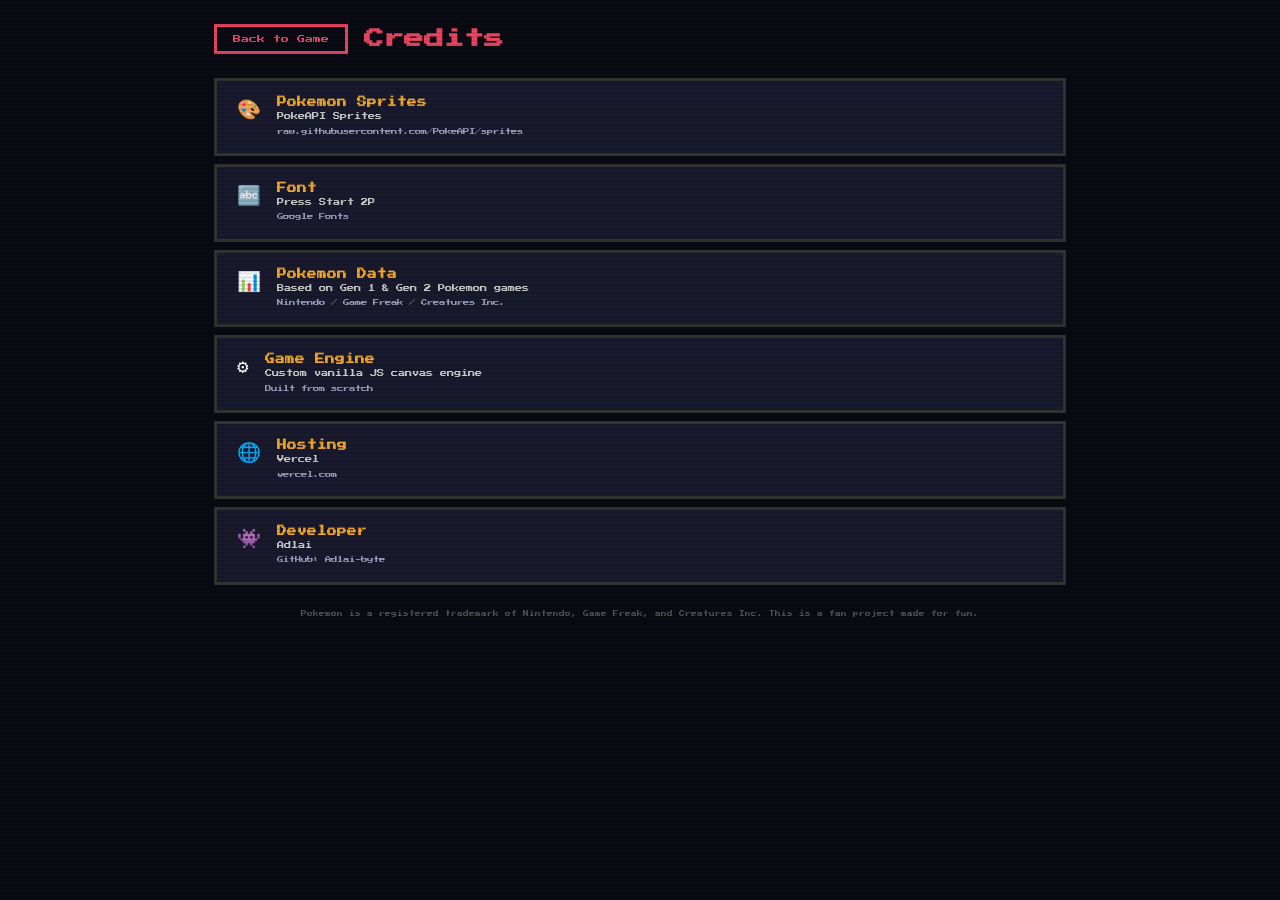
<file: credits.html>
<!DOCTYPE html>
<html lang="en">
<head>
    <meta charset="UTF-8">
    <meta name="viewport" content="width=device-width, initial-scale=1.0">
    <title>Credits - Pokemon Battle Royale</title>
    <link rel="preconnect" href="https://fonts.googleapis.com">
    <link rel="preconnect" href="https://fonts.gstatic.com" crossorigin>
    <link href="https://fonts.googleapis.com/css2?family=Press+Start+2P&display=swap" rel="stylesheet">
    <link rel="stylesheet" href="css/styles.css">
</head>
<body class="page-body">
    <div class="page-container">
        <div class="page-header">
            <a href="index.html" class="back-btn">Back to Game</a>
            <h1 class="page-title">Credits</h1>
        </div>

        <div class="credits-list">
            <div class="credit-item">
                <span class="credit-icon">🎨</span>
                <div class="credit-info">
                    <h3 class="credit-name">Pokemon Sprites</h3>
                    <p class="credit-desc">PokeAPI Sprites</p>
                    <p class="credit-link">raw.githubusercontent.com/PokeAPI/sprites</p>
                </div>
            </div>

            <div class="credit-item">
                <span class="credit-icon">🔤</span>
                <div class="credit-info">
                    <h3 class="credit-name">Font</h3>
                    <p class="credit-desc">Press Start 2P</p>
                    <p class="credit-link">Google Fonts</p>
                </div>
            </div>

            <div class="credit-item">
                <span class="credit-icon">📊</span>
                <div class="credit-info">
                    <h3 class="credit-name">Pokemon Data</h3>
                    <p class="credit-desc">Based on Gen 1 &amp; Gen 2 Pokemon games</p>
                    <p class="credit-link">Nintendo / Game Freak / Creatures Inc.</p>
                </div>
            </div>

            <div class="credit-item">
                <span class="credit-icon">⚙️</span>
                <div class="credit-info">
                    <h3 class="credit-name">Game Engine</h3>
                    <p class="credit-desc">Custom vanilla JS canvas engine</p>
                    <p class="credit-link">Built from scratch</p>
                </div>
            </div>

            <div class="credit-item">
                <span class="credit-icon">🌐</span>
                <div class="credit-info">
                    <h3 class="credit-name">Hosting</h3>
                    <p class="credit-desc">Vercel</p>
                    <p class="credit-link">vercel.com</p>
                </div>
            </div>

            <div class="credit-item">
                <span class="credit-icon">👾</span>
                <div class="credit-info">
                    <h3 class="credit-name">Developer</h3>
                    <p class="credit-desc">Adlai</p>
                    <p class="credit-link">GitHub: Adlai-byte</p>
                </div>
            </div>
        </div>

        <p class="credits-disclaimer">Pokemon is a registered trademark of Nintendo, Game Freak, and Creatures Inc. This is a fan project made for fun.</p>
    </div>
</body>
</html>
</file>
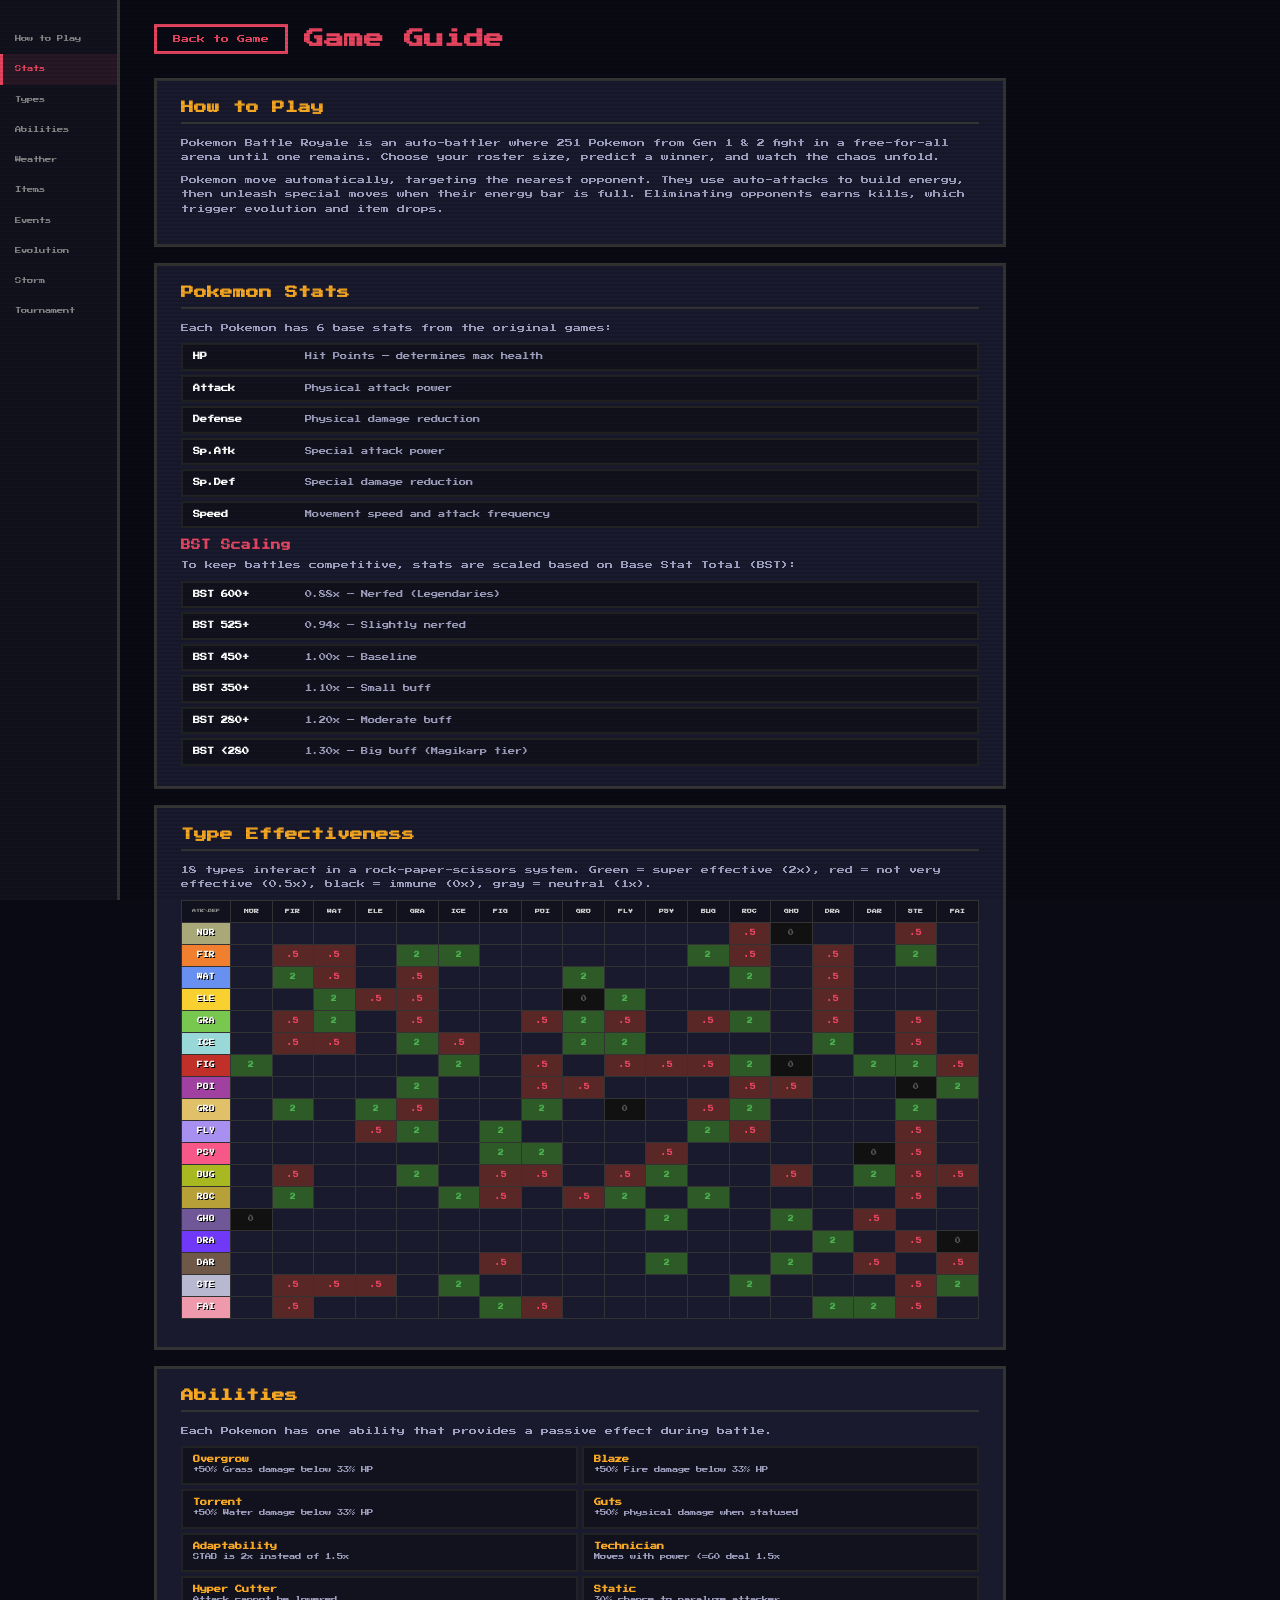
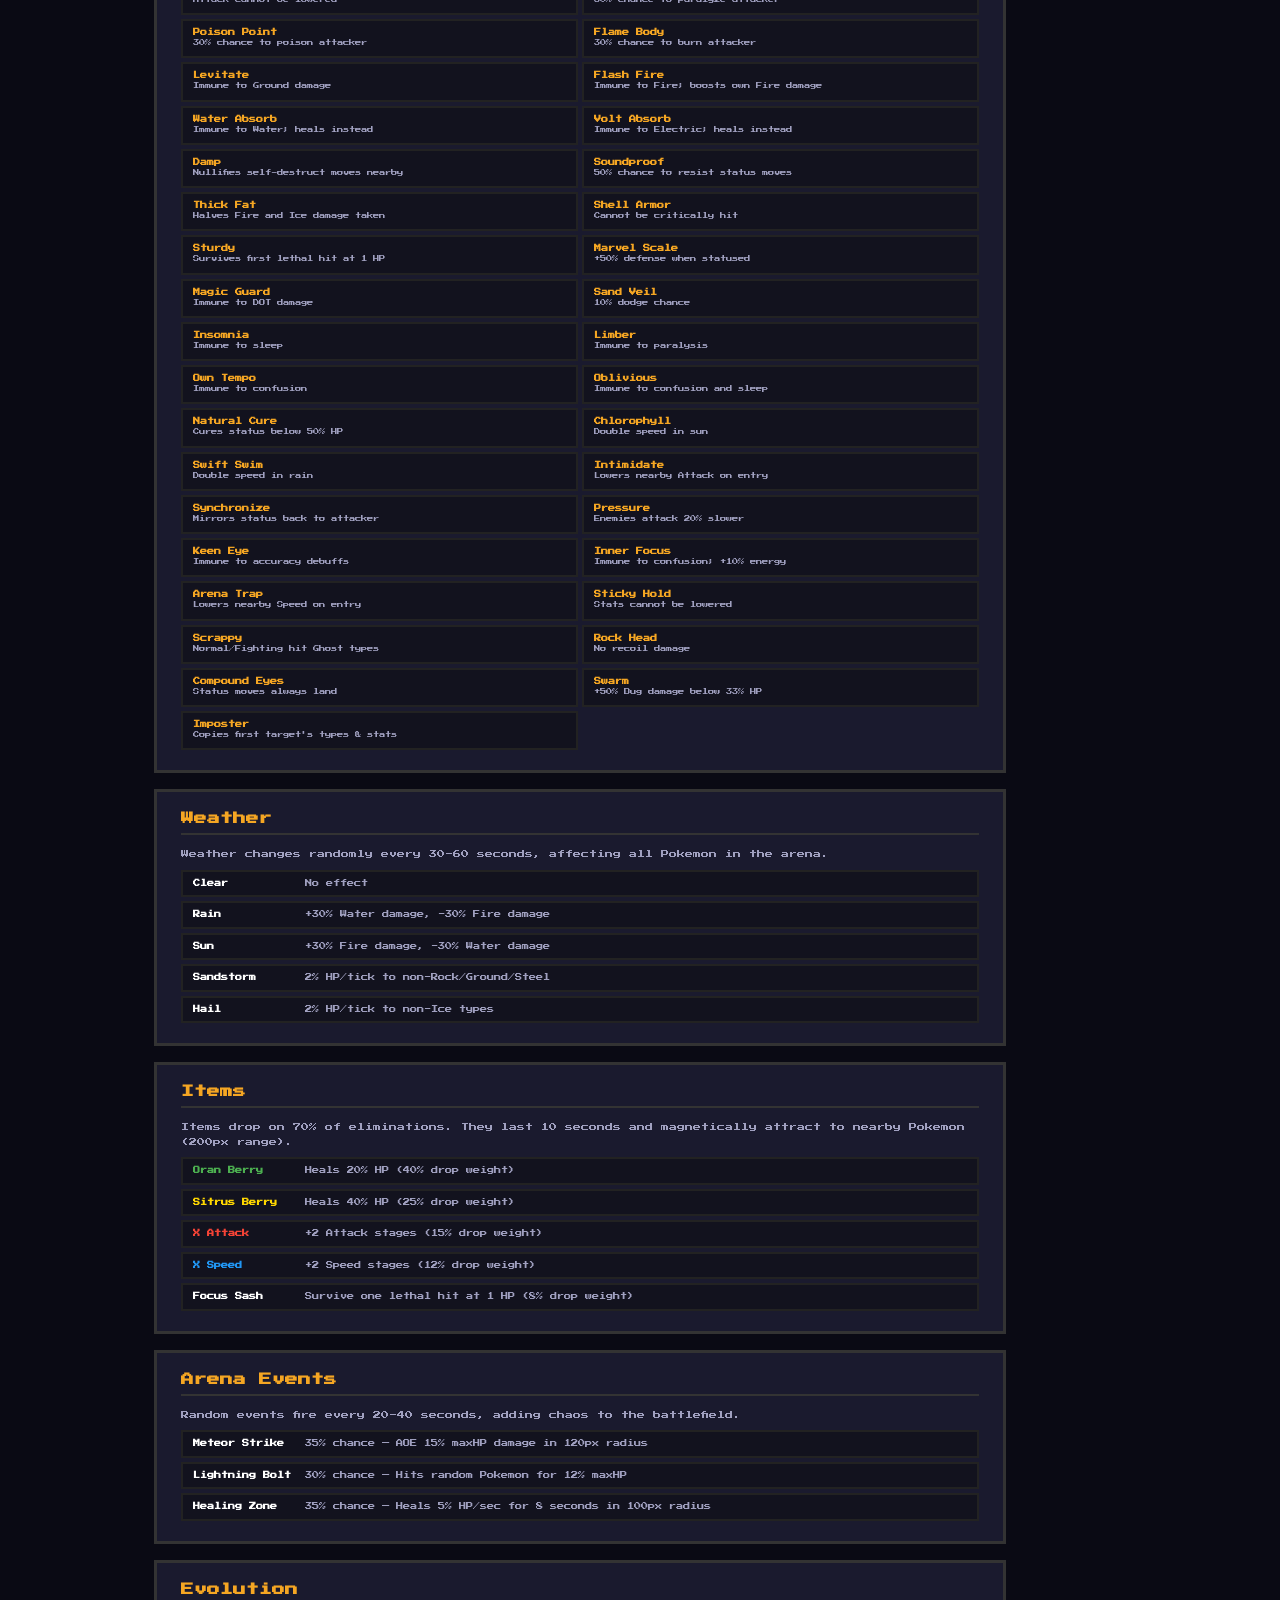
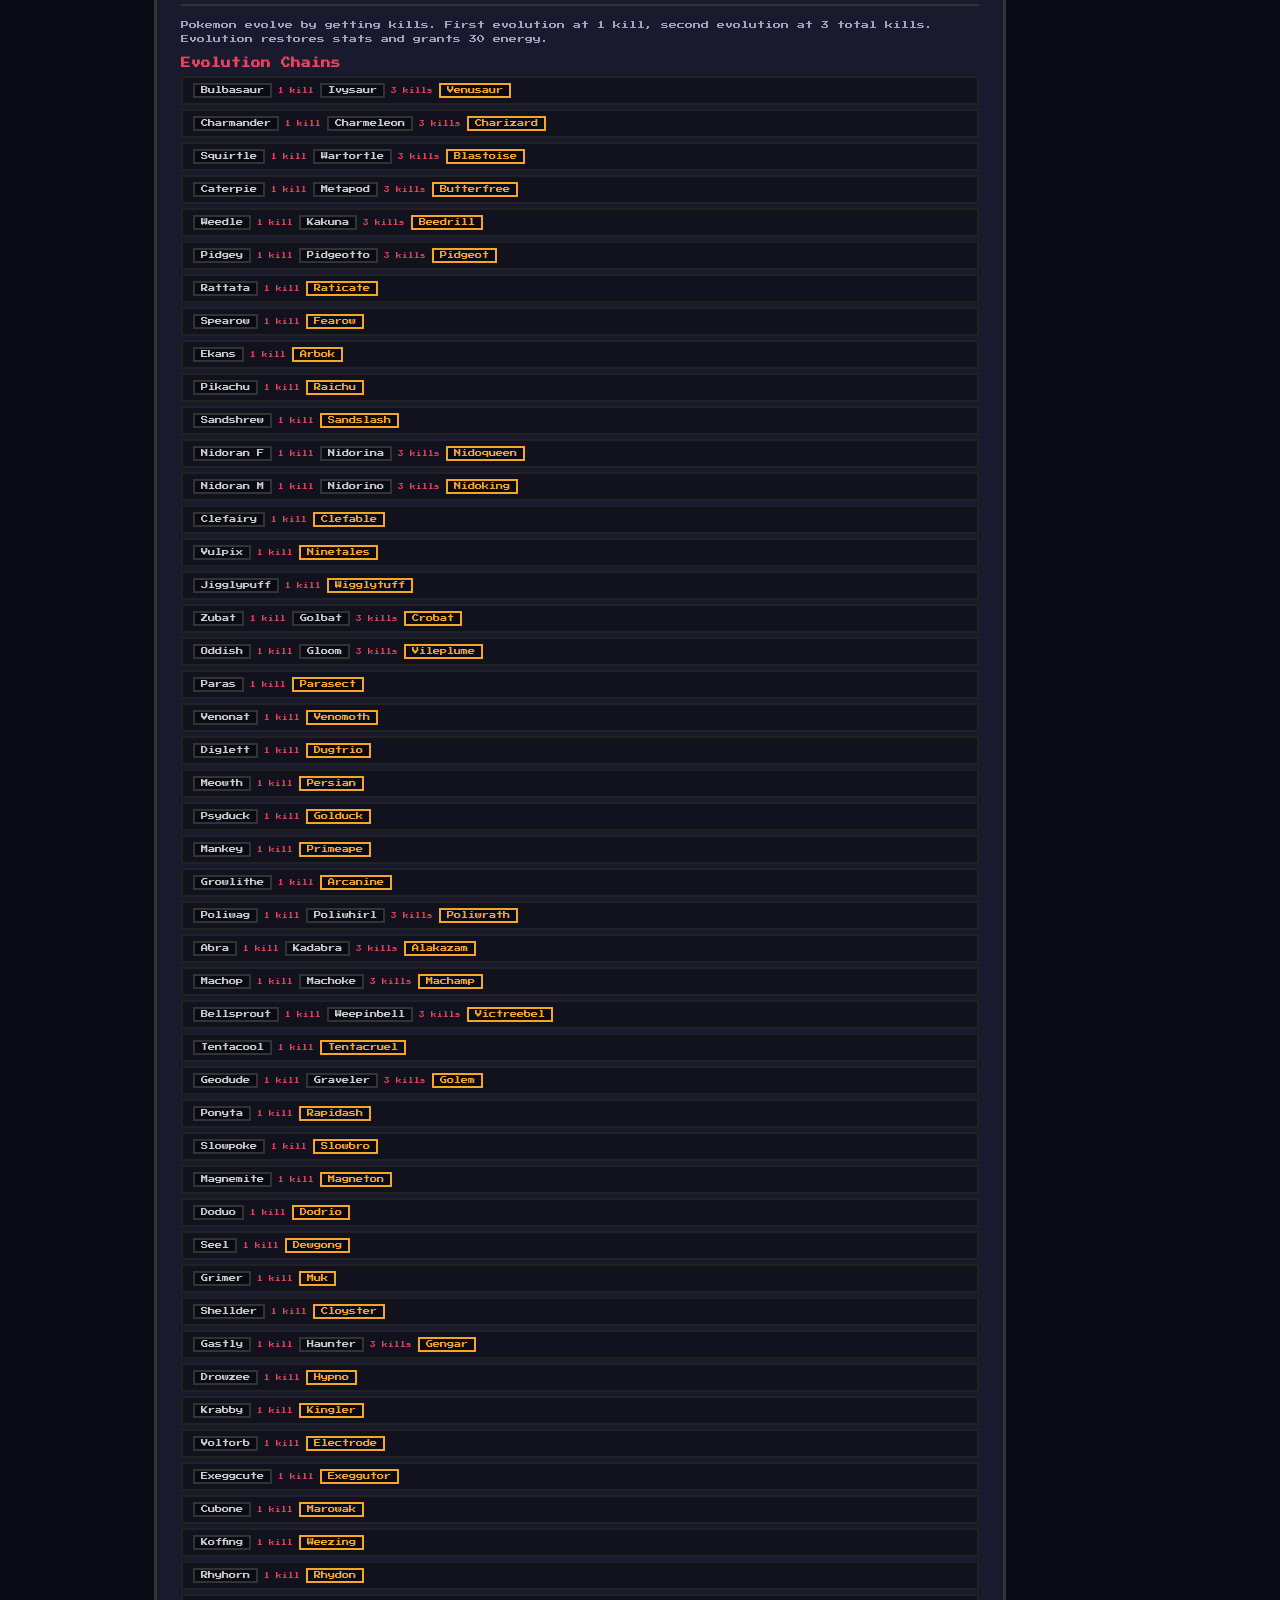
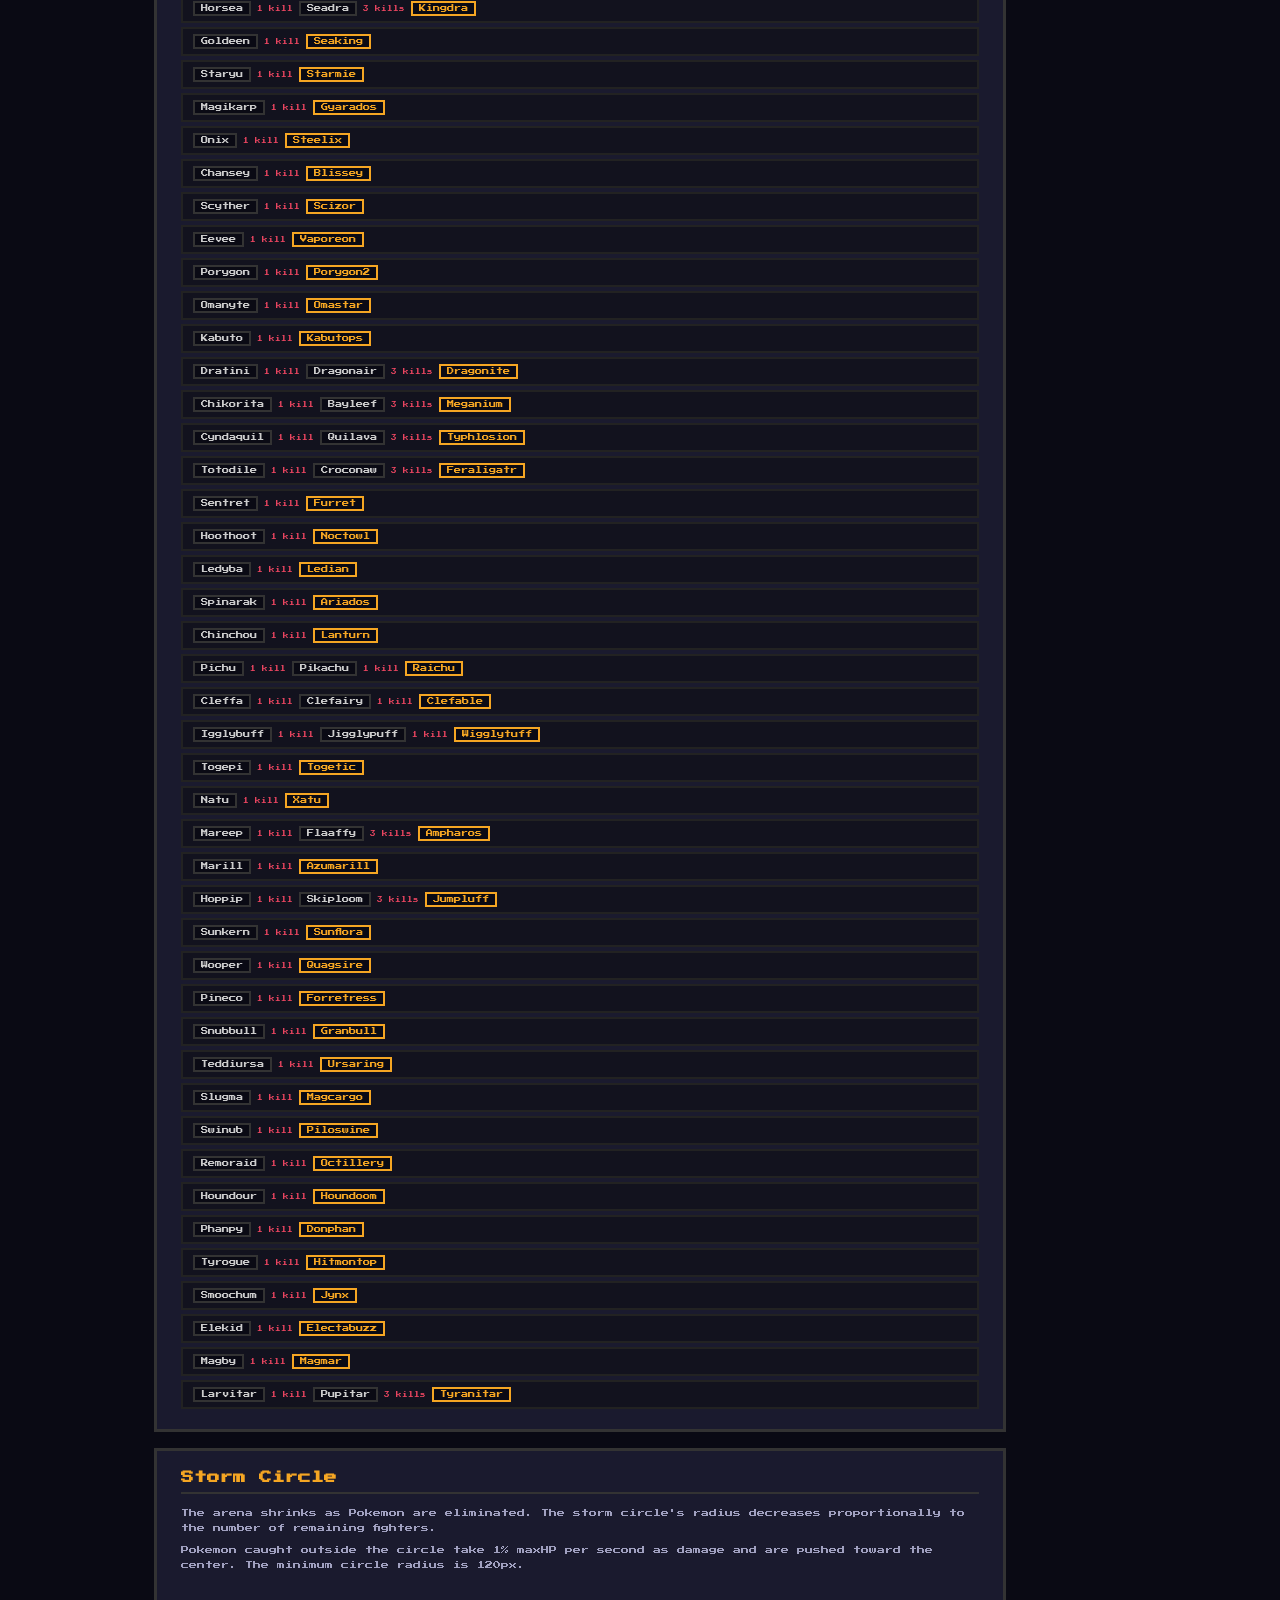
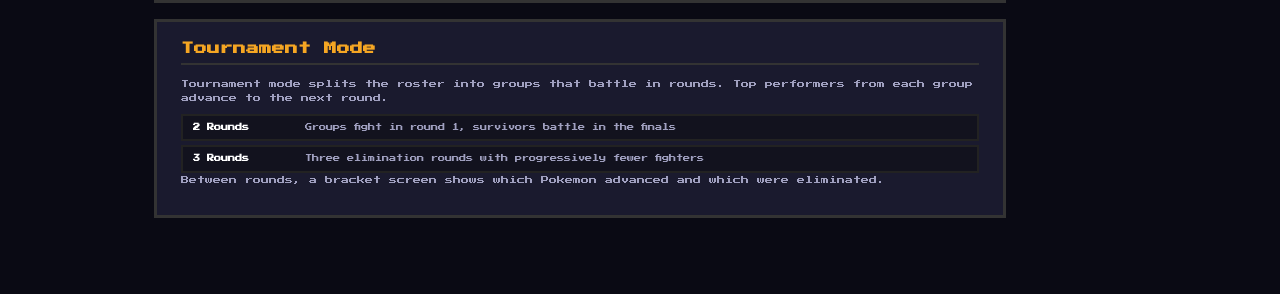
<file: info.html>
<!DOCTYPE html>
<html lang="en">
<head>
    <meta charset="UTF-8">
    <meta name="viewport" content="width=device-width, initial-scale=1.0">
    <title>Game Guide - Pokemon Battle Royale</title>
    <link rel="preconnect" href="https://fonts.googleapis.com">
    <link rel="preconnect" href="https://fonts.gstatic.com" crossorigin>
    <link href="https://fonts.googleapis.com/css2?family=Press+Start+2P&display=swap" rel="stylesheet">
    <link rel="stylesheet" href="css/styles.css">
</head>
<body class="page-body">
    <nav class="nav-sidebar">
        <a href="#how-to-play" class="nav-link">How to Play</a>
        <a href="#stats" class="nav-link">Stats</a>
        <a href="#types" class="nav-link">Types</a>
        <a href="#abilities" class="nav-link">Abilities</a>
        <a href="#weather" class="nav-link">Weather</a>
        <a href="#items" class="nav-link">Items</a>
        <a href="#arena-events" class="nav-link">Events</a>
        <a href="#evolution" class="nav-link">Evolution</a>
        <a href="#storm" class="nav-link">Storm</a>
        <a href="#tournament" class="nav-link">Tournament</a>
    </nav>

    <div class="page-container info-page">
        <div class="page-header">
            <a href="index.html" class="back-btn">Back to Game</a>
            <h1 class="page-title">Game Guide</h1>
        </div>

        <!-- How to Play -->
        <div class="section-card" id="how-to-play">
            <h2>How to Play</h2>
            <p>Pokemon Battle Royale is an auto-battler where 251 Pokemon from Gen 1 &amp; 2 fight in a free-for-all arena until one remains. Choose your roster size, predict a winner, and watch the chaos unfold.</p>
            <p>Pokemon move automatically, targeting the nearest opponent. They use auto-attacks to build energy, then unleash special moves when their energy bar is full. Eliminating opponents earns kills, which trigger evolution and item drops.</p>
        </div>

        <!-- Stats -->
        <div class="section-card" id="stats">
            <h2>Pokemon Stats</h2>
            <p>Each Pokemon has 6 base stats from the original games:</p>
            <div class="stats-list">
                <div class="info-row"><span class="info-label">HP</span><span class="info-desc">Hit Points — determines max health</span></div>
                <div class="info-row"><span class="info-label">Attack</span><span class="info-desc">Physical attack power</span></div>
                <div class="info-row"><span class="info-label">Defense</span><span class="info-desc">Physical damage reduction</span></div>
                <div class="info-row"><span class="info-label">Sp.Atk</span><span class="info-desc">Special attack power</span></div>
                <div class="info-row"><span class="info-label">Sp.Def</span><span class="info-desc">Special damage reduction</span></div>
                <div class="info-row"><span class="info-label">Speed</span><span class="info-desc">Movement speed and attack frequency</span></div>
            </div>
            <h3>BST Scaling</h3>
            <p>To keep battles competitive, stats are scaled based on Base Stat Total (BST):</p>
            <div class="stats-list">
                <div class="info-row tier-row"><span class="info-label">BST 600+</span><span class="info-desc">0.88x — Nerfed (Legendaries)</span></div>
                <div class="info-row tier-row"><span class="info-label">BST 525+</span><span class="info-desc">0.94x — Slightly nerfed</span></div>
                <div class="info-row tier-row"><span class="info-label">BST 450+</span><span class="info-desc">1.00x — Baseline</span></div>
                <div class="info-row tier-row"><span class="info-label">BST 350+</span><span class="info-desc">1.10x — Small buff</span></div>
                <div class="info-row tier-row"><span class="info-label">BST 280+</span><span class="info-desc">1.20x — Moderate buff</span></div>
                <div class="info-row tier-row"><span class="info-label">BST &lt;280</span><span class="info-desc">1.30x — Big buff (Magikarp tier)</span></div>
            </div>
        </div>

        <!-- Type Effectiveness -->
        <div class="section-card" id="types">
            <h2>Type Effectiveness</h2>
            <p>18 types interact in a rock-paper-scissors system. Green = super effective (2x), red = not very effective (0.5x), black = immune (0x), gray = neutral (1x).</p>
            <div class="type-chart-wrapper">
                <table class="type-chart-table">
                    <thead>
                        <tr>
                            <th class="type-corner">ATK\DEF</th>
                            <th>NOR</th><th>FIR</th><th>WAT</th><th>ELE</th><th>GRA</th><th>ICE</th>
                            <th>FIG</th><th>POI</th><th>GRO</th><th>FLY</th><th>PSY</th><th>BUG</th>
                            <th>ROC</th><th>GHO</th><th>DRA</th><th>DAR</th><th>STE</th><th>FAI</th>
                        </tr>
                    </thead>
                    <tbody id="type-chart-body"></tbody>
                </table>
            </div>
        </div>

        <!-- Abilities -->
        <div class="section-card" id="abilities">
            <h2>Abilities</h2>
            <p>Each Pokemon has one ability that provides a passive effect during battle.</p>
            <div class="ability-grid">
                <div class="ability-card"><span class="ability-name">Overgrow</span><span class="ability-desc">+50% Grass damage below 33% HP</span></div>
                <div class="ability-card"><span class="ability-name">Blaze</span><span class="ability-desc">+50% Fire damage below 33% HP</span></div>
                <div class="ability-card"><span class="ability-name">Torrent</span><span class="ability-desc">+50% Water damage below 33% HP</span></div>
                <div class="ability-card"><span class="ability-name">Guts</span><span class="ability-desc">+50% physical damage when statused</span></div>
                <div class="ability-card"><span class="ability-name">Adaptability</span><span class="ability-desc">STAB is 2x instead of 1.5x</span></div>
                <div class="ability-card"><span class="ability-name">Technician</span><span class="ability-desc">Moves with power &lt;=60 deal 1.5x</span></div>
                <div class="ability-card"><span class="ability-name">Hyper Cutter</span><span class="ability-desc">Attack cannot be lowered</span></div>
                <div class="ability-card"><span class="ability-name">Static</span><span class="ability-desc">30% chance to paralyze attacker</span></div>
                <div class="ability-card"><span class="ability-name">Poison Point</span><span class="ability-desc">30% chance to poison attacker</span></div>
                <div class="ability-card"><span class="ability-name">Flame Body</span><span class="ability-desc">30% chance to burn attacker</span></div>
                <div class="ability-card"><span class="ability-name">Levitate</span><span class="ability-desc">Immune to Ground damage</span></div>
                <div class="ability-card"><span class="ability-name">Flash Fire</span><span class="ability-desc">Immune to Fire; boosts own Fire damage</span></div>
                <div class="ability-card"><span class="ability-name">Water Absorb</span><span class="ability-desc">Immune to Water; heals instead</span></div>
                <div class="ability-card"><span class="ability-name">Volt Absorb</span><span class="ability-desc">Immune to Electric; heals instead</span></div>
                <div class="ability-card"><span class="ability-name">Damp</span><span class="ability-desc">Nullifies self-destruct moves nearby</span></div>
                <div class="ability-card"><span class="ability-name">Soundproof</span><span class="ability-desc">50% chance to resist status moves</span></div>
                <div class="ability-card"><span class="ability-name">Thick Fat</span><span class="ability-desc">Halves Fire and Ice damage taken</span></div>
                <div class="ability-card"><span class="ability-name">Shell Armor</span><span class="ability-desc">Cannot be critically hit</span></div>
                <div class="ability-card"><span class="ability-name">Sturdy</span><span class="ability-desc">Survives first lethal hit at 1 HP</span></div>
                <div class="ability-card"><span class="ability-name">Marvel Scale</span><span class="ability-desc">+50% defense when statused</span></div>
                <div class="ability-card"><span class="ability-name">Magic Guard</span><span class="ability-desc">Immune to DOT damage</span></div>
                <div class="ability-card"><span class="ability-name">Sand Veil</span><span class="ability-desc">10% dodge chance</span></div>
                <div class="ability-card"><span class="ability-name">Insomnia</span><span class="ability-desc">Immune to sleep</span></div>
                <div class="ability-card"><span class="ability-name">Limber</span><span class="ability-desc">Immune to paralysis</span></div>
                <div class="ability-card"><span class="ability-name">Own Tempo</span><span class="ability-desc">Immune to confusion</span></div>
                <div class="ability-card"><span class="ability-name">Oblivious</span><span class="ability-desc">Immune to confusion and sleep</span></div>
                <div class="ability-card"><span class="ability-name">Natural Cure</span><span class="ability-desc">Cures status below 50% HP</span></div>
                <div class="ability-card"><span class="ability-name">Chlorophyll</span><span class="ability-desc">Double speed in sun</span></div>
                <div class="ability-card"><span class="ability-name">Swift Swim</span><span class="ability-desc">Double speed in rain</span></div>
                <div class="ability-card"><span class="ability-name">Intimidate</span><span class="ability-desc">Lowers nearby Attack on entry</span></div>
                <div class="ability-card"><span class="ability-name">Synchronize</span><span class="ability-desc">Mirrors status back to attacker</span></div>
                <div class="ability-card"><span class="ability-name">Pressure</span><span class="ability-desc">Enemies attack 20% slower</span></div>
                <div class="ability-card"><span class="ability-name">Keen Eye</span><span class="ability-desc">Immune to accuracy debuffs</span></div>
                <div class="ability-card"><span class="ability-name">Inner Focus</span><span class="ability-desc">Immune to confusion; +10% energy</span></div>
                <div class="ability-card"><span class="ability-name">Arena Trap</span><span class="ability-desc">Lowers nearby Speed on entry</span></div>
                <div class="ability-card"><span class="ability-name">Sticky Hold</span><span class="ability-desc">Stats cannot be lowered</span></div>
                <div class="ability-card"><span class="ability-name">Scrappy</span><span class="ability-desc">Normal/Fighting hit Ghost types</span></div>
                <div class="ability-card"><span class="ability-name">Rock Head</span><span class="ability-desc">No recoil damage</span></div>
                <div class="ability-card"><span class="ability-name">Compound Eyes</span><span class="ability-desc">Status moves always land</span></div>
                <div class="ability-card"><span class="ability-name">Swarm</span><span class="ability-desc">+50% Bug damage below 33% HP</span></div>
                <div class="ability-card"><span class="ability-name">Imposter</span><span class="ability-desc">Copies first target's types &amp; stats</span></div>
            </div>
        </div>

        <!-- Weather -->
        <div class="section-card" id="weather">
            <h2>Weather</h2>
            <p>Weather changes randomly every 30-60 seconds, affecting all Pokemon in the arena.</p>
            <div class="stats-list">
                <div class="info-row weather-row"><span class="info-label">Clear</span><span class="info-desc">No effect</span></div>
                <div class="info-row weather-row"><span class="info-label">Rain</span><span class="info-desc">+30% Water damage, -30% Fire damage</span></div>
                <div class="info-row weather-row"><span class="info-label">Sun</span><span class="info-desc">+30% Fire damage, -30% Water damage</span></div>
                <div class="info-row weather-row"><span class="info-label">Sandstorm</span><span class="info-desc">2% HP/tick to non-Rock/Ground/Steel</span></div>
                <div class="info-row weather-row"><span class="info-label">Hail</span><span class="info-desc">2% HP/tick to non-Ice types</span></div>
            </div>
        </div>

        <!-- Items -->
        <div class="section-card" id="items">
            <h2>Items</h2>
            <p>Items drop on 70% of eliminations. They last 10 seconds and magnetically attract to nearby Pokemon (200px range).</p>
            <div class="stats-list">
                <div class="info-row item-row"><span class="info-label item-oran">Oran Berry</span><span class="info-desc">Heals 20% HP (40% drop weight)</span></div>
                <div class="info-row item-row"><span class="info-label item-sitrus">Sitrus Berry</span><span class="info-desc">Heals 40% HP (25% drop weight)</span></div>
                <div class="info-row item-row"><span class="info-label item-xatk">X Attack</span><span class="info-desc">+2 Attack stages (15% drop weight)</span></div>
                <div class="info-row item-row"><span class="info-label item-xspd">X Speed</span><span class="info-desc">+2 Speed stages (12% drop weight)</span></div>
                <div class="info-row item-row"><span class="info-label item-sash">Focus Sash</span><span class="info-desc">Survive one lethal hit at 1 HP (8% drop weight)</span></div>
            </div>
        </div>

        <!-- Arena Events -->
        <div class="section-card" id="arena-events">
            <h2>Arena Events</h2>
            <p>Random events fire every 20-40 seconds, adding chaos to the battlefield.</p>
            <div class="stats-list">
                <div class="info-row event-row"><span class="info-label">Meteor Strike</span><span class="info-desc">35% chance — AOE 15% maxHP damage in 120px radius</span></div>
                <div class="info-row event-row"><span class="info-label">Lightning Bolt</span><span class="info-desc">30% chance — Hits random Pokemon for 12% maxHP</span></div>
                <div class="info-row event-row"><span class="info-label">Healing Zone</span><span class="info-desc">35% chance — Heals 5% HP/sec for 8 seconds in 100px radius</span></div>
            </div>
        </div>

        <!-- Evolution -->
        <div class="section-card" id="evolution">
            <h2>Evolution</h2>
            <p>Pokemon evolve by getting kills. First evolution at 1 kill, second evolution at 3 total kills. Evolution restores stats and grants 30 energy.</p>
            <h3>Evolution Chains</h3>
            <div class="evo-chains">
                <div class="evo-chain"><span class="evo-stage">Bulbasaur</span><span class="evo-arrow">1 kill</span><span class="evo-stage">Ivysaur</span><span class="evo-arrow">3 kills</span><span class="evo-stage evo-final">Venusaur</span></div>
                <div class="evo-chain"><span class="evo-stage">Charmander</span><span class="evo-arrow">1 kill</span><span class="evo-stage">Charmeleon</span><span class="evo-arrow">3 kills</span><span class="evo-stage evo-final">Charizard</span></div>
                <div class="evo-chain"><span class="evo-stage">Squirtle</span><span class="evo-arrow">1 kill</span><span class="evo-stage">Wartortle</span><span class="evo-arrow">3 kills</span><span class="evo-stage evo-final">Blastoise</span></div>
                <div class="evo-chain"><span class="evo-stage">Caterpie</span><span class="evo-arrow">1 kill</span><span class="evo-stage">Metapod</span><span class="evo-arrow">3 kills</span><span class="evo-stage evo-final">Butterfree</span></div>
                <div class="evo-chain"><span class="evo-stage">Weedle</span><span class="evo-arrow">1 kill</span><span class="evo-stage">Kakuna</span><span class="evo-arrow">3 kills</span><span class="evo-stage evo-final">Beedrill</span></div>
                <div class="evo-chain"><span class="evo-stage">Pidgey</span><span class="evo-arrow">1 kill</span><span class="evo-stage">Pidgeotto</span><span class="evo-arrow">3 kills</span><span class="evo-stage evo-final">Pidgeot</span></div>
                <div class="evo-chain"><span class="evo-stage">Rattata</span><span class="evo-arrow">1 kill</span><span class="evo-stage evo-final">Raticate</span></div>
                <div class="evo-chain"><span class="evo-stage">Spearow</span><span class="evo-arrow">1 kill</span><span class="evo-stage evo-final">Fearow</span></div>
                <div class="evo-chain"><span class="evo-stage">Ekans</span><span class="evo-arrow">1 kill</span><span class="evo-stage evo-final">Arbok</span></div>
                <div class="evo-chain"><span class="evo-stage">Pikachu</span><span class="evo-arrow">1 kill</span><span class="evo-stage evo-final">Raichu</span></div>
                <div class="evo-chain"><span class="evo-stage">Sandshrew</span><span class="evo-arrow">1 kill</span><span class="evo-stage evo-final">Sandslash</span></div>
                <div class="evo-chain"><span class="evo-stage">Nidoran F</span><span class="evo-arrow">1 kill</span><span class="evo-stage">Nidorina</span><span class="evo-arrow">3 kills</span><span class="evo-stage evo-final">Nidoqueen</span></div>
                <div class="evo-chain"><span class="evo-stage">Nidoran M</span><span class="evo-arrow">1 kill</span><span class="evo-stage">Nidorino</span><span class="evo-arrow">3 kills</span><span class="evo-stage evo-final">Nidoking</span></div>
                <div class="evo-chain"><span class="evo-stage">Clefairy</span><span class="evo-arrow">1 kill</span><span class="evo-stage evo-final">Clefable</span></div>
                <div class="evo-chain"><span class="evo-stage">Vulpix</span><span class="evo-arrow">1 kill</span><span class="evo-stage evo-final">Ninetales</span></div>
                <div class="evo-chain"><span class="evo-stage">Jigglypuff</span><span class="evo-arrow">1 kill</span><span class="evo-stage evo-final">Wigglytuff</span></div>
                <div class="evo-chain"><span class="evo-stage">Zubat</span><span class="evo-arrow">1 kill</span><span class="evo-stage">Golbat</span><span class="evo-arrow">3 kills</span><span class="evo-stage evo-final">Crobat</span></div>
                <div class="evo-chain"><span class="evo-stage">Oddish</span><span class="evo-arrow">1 kill</span><span class="evo-stage">Gloom</span><span class="evo-arrow">3 kills</span><span class="evo-stage evo-final">Vileplume</span></div>
                <div class="evo-chain"><span class="evo-stage">Paras</span><span class="evo-arrow">1 kill</span><span class="evo-stage evo-final">Parasect</span></div>
                <div class="evo-chain"><span class="evo-stage">Venonat</span><span class="evo-arrow">1 kill</span><span class="evo-stage evo-final">Venomoth</span></div>
                <div class="evo-chain"><span class="evo-stage">Diglett</span><span class="evo-arrow">1 kill</span><span class="evo-stage evo-final">Dugtrio</span></div>
                <div class="evo-chain"><span class="evo-stage">Meowth</span><span class="evo-arrow">1 kill</span><span class="evo-stage evo-final">Persian</span></div>
                <div class="evo-chain"><span class="evo-stage">Psyduck</span><span class="evo-arrow">1 kill</span><span class="evo-stage evo-final">Golduck</span></div>
                <div class="evo-chain"><span class="evo-stage">Mankey</span><span class="evo-arrow">1 kill</span><span class="evo-stage evo-final">Primeape</span></div>
                <div class="evo-chain"><span class="evo-stage">Growlithe</span><span class="evo-arrow">1 kill</span><span class="evo-stage evo-final">Arcanine</span></div>
                <div class="evo-chain"><span class="evo-stage">Poliwag</span><span class="evo-arrow">1 kill</span><span class="evo-stage">Poliwhirl</span><span class="evo-arrow">3 kills</span><span class="evo-stage evo-final">Poliwrath</span></div>
                <div class="evo-chain"><span class="evo-stage">Abra</span><span class="evo-arrow">1 kill</span><span class="evo-stage">Kadabra</span><span class="evo-arrow">3 kills</span><span class="evo-stage evo-final">Alakazam</span></div>
                <div class="evo-chain"><span class="evo-stage">Machop</span><span class="evo-arrow">1 kill</span><span class="evo-stage">Machoke</span><span class="evo-arrow">3 kills</span><span class="evo-stage evo-final">Machamp</span></div>
                <div class="evo-chain"><span class="evo-stage">Bellsprout</span><span class="evo-arrow">1 kill</span><span class="evo-stage">Weepinbell</span><span class="evo-arrow">3 kills</span><span class="evo-stage evo-final">Victreebel</span></div>
                <div class="evo-chain"><span class="evo-stage">Tentacool</span><span class="evo-arrow">1 kill</span><span class="evo-stage evo-final">Tentacruel</span></div>
                <div class="evo-chain"><span class="evo-stage">Geodude</span><span class="evo-arrow">1 kill</span><span class="evo-stage">Graveler</span><span class="evo-arrow">3 kills</span><span class="evo-stage evo-final">Golem</span></div>
                <div class="evo-chain"><span class="evo-stage">Ponyta</span><span class="evo-arrow">1 kill</span><span class="evo-stage evo-final">Rapidash</span></div>
                <div class="evo-chain"><span class="evo-stage">Slowpoke</span><span class="evo-arrow">1 kill</span><span class="evo-stage evo-final">Slowbro</span></div>
                <div class="evo-chain"><span class="evo-stage">Magnemite</span><span class="evo-arrow">1 kill</span><span class="evo-stage evo-final">Magneton</span></div>
                <div class="evo-chain"><span class="evo-stage">Doduo</span><span class="evo-arrow">1 kill</span><span class="evo-stage evo-final">Dodrio</span></div>
                <div class="evo-chain"><span class="evo-stage">Seel</span><span class="evo-arrow">1 kill</span><span class="evo-stage evo-final">Dewgong</span></div>
                <div class="evo-chain"><span class="evo-stage">Grimer</span><span class="evo-arrow">1 kill</span><span class="evo-stage evo-final">Muk</span></div>
                <div class="evo-chain"><span class="evo-stage">Shellder</span><span class="evo-arrow">1 kill</span><span class="evo-stage evo-final">Cloyster</span></div>
                <div class="evo-chain"><span class="evo-stage">Gastly</span><span class="evo-arrow">1 kill</span><span class="evo-stage">Haunter</span><span class="evo-arrow">3 kills</span><span class="evo-stage evo-final">Gengar</span></div>
                <div class="evo-chain"><span class="evo-stage">Drowzee</span><span class="evo-arrow">1 kill</span><span class="evo-stage evo-final">Hypno</span></div>
                <div class="evo-chain"><span class="evo-stage">Krabby</span><span class="evo-arrow">1 kill</span><span class="evo-stage evo-final">Kingler</span></div>
                <div class="evo-chain"><span class="evo-stage">Voltorb</span><span class="evo-arrow">1 kill</span><span class="evo-stage evo-final">Electrode</span></div>
                <div class="evo-chain"><span class="evo-stage">Exeggcute</span><span class="evo-arrow">1 kill</span><span class="evo-stage evo-final">Exeggutor</span></div>
                <div class="evo-chain"><span class="evo-stage">Cubone</span><span class="evo-arrow">1 kill</span><span class="evo-stage evo-final">Marowak</span></div>
                <div class="evo-chain"><span class="evo-stage">Koffing</span><span class="evo-arrow">1 kill</span><span class="evo-stage evo-final">Weezing</span></div>
                <div class="evo-chain"><span class="evo-stage">Rhyhorn</span><span class="evo-arrow">1 kill</span><span class="evo-stage evo-final">Rhydon</span></div>
                <div class="evo-chain"><span class="evo-stage">Horsea</span><span class="evo-arrow">1 kill</span><span class="evo-stage">Seadra</span><span class="evo-arrow">3 kills</span><span class="evo-stage evo-final">Kingdra</span></div>
                <div class="evo-chain"><span class="evo-stage">Goldeen</span><span class="evo-arrow">1 kill</span><span class="evo-stage evo-final">Seaking</span></div>
                <div class="evo-chain"><span class="evo-stage">Staryu</span><span class="evo-arrow">1 kill</span><span class="evo-stage evo-final">Starmie</span></div>
                <div class="evo-chain"><span class="evo-stage">Magikarp</span><span class="evo-arrow">1 kill</span><span class="evo-stage evo-final">Gyarados</span></div>
                <div class="evo-chain"><span class="evo-stage">Onix</span><span class="evo-arrow">1 kill</span><span class="evo-stage evo-final">Steelix</span></div>
                <div class="evo-chain"><span class="evo-stage">Chansey</span><span class="evo-arrow">1 kill</span><span class="evo-stage evo-final">Blissey</span></div>
                <div class="evo-chain"><span class="evo-stage">Scyther</span><span class="evo-arrow">1 kill</span><span class="evo-stage evo-final">Scizor</span></div>
                <div class="evo-chain"><span class="evo-stage">Eevee</span><span class="evo-arrow">1 kill</span><span class="evo-stage evo-final">Vaporeon</span></div>
                <div class="evo-chain"><span class="evo-stage">Porygon</span><span class="evo-arrow">1 kill</span><span class="evo-stage evo-final">Porygon2</span></div>
                <div class="evo-chain"><span class="evo-stage">Omanyte</span><span class="evo-arrow">1 kill</span><span class="evo-stage evo-final">Omastar</span></div>
                <div class="evo-chain"><span class="evo-stage">Kabuto</span><span class="evo-arrow">1 kill</span><span class="evo-stage evo-final">Kabutops</span></div>
                <div class="evo-chain"><span class="evo-stage">Dratini</span><span class="evo-arrow">1 kill</span><span class="evo-stage">Dragonair</span><span class="evo-arrow">3 kills</span><span class="evo-stage evo-final">Dragonite</span></div>
                <!-- Gen 2 Evolution Chains -->
                <div class="evo-chain"><span class="evo-stage">Chikorita</span><span class="evo-arrow">1 kill</span><span class="evo-stage">Bayleef</span><span class="evo-arrow">3 kills</span><span class="evo-stage evo-final">Meganium</span></div>
                <div class="evo-chain"><span class="evo-stage">Cyndaquil</span><span class="evo-arrow">1 kill</span><span class="evo-stage">Quilava</span><span class="evo-arrow">3 kills</span><span class="evo-stage evo-final">Typhlosion</span></div>
                <div class="evo-chain"><span class="evo-stage">Totodile</span><span class="evo-arrow">1 kill</span><span class="evo-stage">Croconaw</span><span class="evo-arrow">3 kills</span><span class="evo-stage evo-final">Feraligatr</span></div>
                <div class="evo-chain"><span class="evo-stage">Sentret</span><span class="evo-arrow">1 kill</span><span class="evo-stage evo-final">Furret</span></div>
                <div class="evo-chain"><span class="evo-stage">Hoothoot</span><span class="evo-arrow">1 kill</span><span class="evo-stage evo-final">Noctowl</span></div>
                <div class="evo-chain"><span class="evo-stage">Ledyba</span><span class="evo-arrow">1 kill</span><span class="evo-stage evo-final">Ledian</span></div>
                <div class="evo-chain"><span class="evo-stage">Spinarak</span><span class="evo-arrow">1 kill</span><span class="evo-stage evo-final">Ariados</span></div>
                <div class="evo-chain"><span class="evo-stage">Chinchou</span><span class="evo-arrow">1 kill</span><span class="evo-stage evo-final">Lanturn</span></div>
                <div class="evo-chain"><span class="evo-stage">Pichu</span><span class="evo-arrow">1 kill</span><span class="evo-stage">Pikachu</span><span class="evo-arrow">1 kill</span><span class="evo-stage evo-final">Raichu</span></div>
                <div class="evo-chain"><span class="evo-stage">Cleffa</span><span class="evo-arrow">1 kill</span><span class="evo-stage">Clefairy</span><span class="evo-arrow">1 kill</span><span class="evo-stage evo-final">Clefable</span></div>
                <div class="evo-chain"><span class="evo-stage">Igglybuff</span><span class="evo-arrow">1 kill</span><span class="evo-stage">Jigglypuff</span><span class="evo-arrow">1 kill</span><span class="evo-stage evo-final">Wigglytuff</span></div>
                <div class="evo-chain"><span class="evo-stage">Togepi</span><span class="evo-arrow">1 kill</span><span class="evo-stage evo-final">Togetic</span></div>
                <div class="evo-chain"><span class="evo-stage">Natu</span><span class="evo-arrow">1 kill</span><span class="evo-stage evo-final">Xatu</span></div>
                <div class="evo-chain"><span class="evo-stage">Mareep</span><span class="evo-arrow">1 kill</span><span class="evo-stage">Flaaffy</span><span class="evo-arrow">3 kills</span><span class="evo-stage evo-final">Ampharos</span></div>
                <div class="evo-chain"><span class="evo-stage">Marill</span><span class="evo-arrow">1 kill</span><span class="evo-stage evo-final">Azumarill</span></div>
                <div class="evo-chain"><span class="evo-stage">Hoppip</span><span class="evo-arrow">1 kill</span><span class="evo-stage">Skiploom</span><span class="evo-arrow">3 kills</span><span class="evo-stage evo-final">Jumpluff</span></div>
                <div class="evo-chain"><span class="evo-stage">Sunkern</span><span class="evo-arrow">1 kill</span><span class="evo-stage evo-final">Sunflora</span></div>
                <div class="evo-chain"><span class="evo-stage">Wooper</span><span class="evo-arrow">1 kill</span><span class="evo-stage evo-final">Quagsire</span></div>
                <div class="evo-chain"><span class="evo-stage">Pineco</span><span class="evo-arrow">1 kill</span><span class="evo-stage evo-final">Forretress</span></div>
                <div class="evo-chain"><span class="evo-stage">Snubbull</span><span class="evo-arrow">1 kill</span><span class="evo-stage evo-final">Granbull</span></div>
                <div class="evo-chain"><span class="evo-stage">Teddiursa</span><span class="evo-arrow">1 kill</span><span class="evo-stage evo-final">Ursaring</span></div>
                <div class="evo-chain"><span class="evo-stage">Slugma</span><span class="evo-arrow">1 kill</span><span class="evo-stage evo-final">Magcargo</span></div>
                <div class="evo-chain"><span class="evo-stage">Swinub</span><span class="evo-arrow">1 kill</span><span class="evo-stage evo-final">Piloswine</span></div>
                <div class="evo-chain"><span class="evo-stage">Remoraid</span><span class="evo-arrow">1 kill</span><span class="evo-stage evo-final">Octillery</span></div>
                <div class="evo-chain"><span class="evo-stage">Houndour</span><span class="evo-arrow">1 kill</span><span class="evo-stage evo-final">Houndoom</span></div>
                <div class="evo-chain"><span class="evo-stage">Phanpy</span><span class="evo-arrow">1 kill</span><span class="evo-stage evo-final">Donphan</span></div>
                <div class="evo-chain"><span class="evo-stage">Tyrogue</span><span class="evo-arrow">1 kill</span><span class="evo-stage evo-final">Hitmontop</span></div>
                <div class="evo-chain"><span class="evo-stage">Smoochum</span><span class="evo-arrow">1 kill</span><span class="evo-stage evo-final">Jynx</span></div>
                <div class="evo-chain"><span class="evo-stage">Elekid</span><span class="evo-arrow">1 kill</span><span class="evo-stage evo-final">Electabuzz</span></div>
                <div class="evo-chain"><span class="evo-stage">Magby</span><span class="evo-arrow">1 kill</span><span class="evo-stage evo-final">Magmar</span></div>
                <div class="evo-chain"><span class="evo-stage">Larvitar</span><span class="evo-arrow">1 kill</span><span class="evo-stage">Pupitar</span><span class="evo-arrow">3 kills</span><span class="evo-stage evo-final">Tyranitar</span></div>
            </div>
        </div>

        <!-- Storm Circle -->
        <div class="section-card" id="storm">
            <h2>Storm Circle</h2>
            <p>The arena shrinks as Pokemon are eliminated. The storm circle's radius decreases proportionally to the number of remaining fighters.</p>
            <p>Pokemon caught outside the circle take 1% maxHP per second as damage and are pushed toward the center. The minimum circle radius is 120px.</p>
        </div>

        <!-- Tournament Mode -->
        <div class="section-card" id="tournament">
            <h2>Tournament Mode</h2>
            <p>Tournament mode splits the roster into groups that battle in rounds. Top performers from each group advance to the next round.</p>
            <div class="stats-list">
                <div class="info-row"><span class="info-label">2 Rounds</span><span class="info-desc">Groups fight in round 1, survivors battle in the finals</span></div>
                <div class="info-row"><span class="info-label">3 Rounds</span><span class="info-desc">Three elimination rounds with progressively fewer fighters</span></div>
            </div>
            <p>Between rounds, a bracket screen shows which Pokemon advanced and which were eliminated.</p>
        </div>
    </div>

    <script>
        // Generate type chart dynamically
        const TYPES = ['normal','fire','water','electric','grass','ice','fighting','poison','ground','flying','psychic','bug','rock','ghost','dragon','dark','steel','fairy'];
        const LABELS = ['NOR','FIR','WAT','ELE','GRA','ICE','FIG','POI','GRO','FLY','PSY','BUG','ROC','GHO','DRA','DAR','STE','FAI'];
        const TYPE_CHART = {
            normal:{rock:0.5,ghost:0,steel:0.5},
            fire:{fire:0.5,water:0.5,grass:2,ice:2,bug:2,rock:0.5,dragon:0.5,steel:2},
            water:{fire:2,water:0.5,grass:0.5,ground:2,rock:2,dragon:0.5},
            electric:{water:2,electric:0.5,grass:0.5,ground:0,flying:2,dragon:0.5},
            grass:{fire:0.5,water:2,grass:0.5,poison:0.5,ground:2,flying:0.5,bug:0.5,rock:2,dragon:0.5,steel:0.5},
            ice:{fire:0.5,water:0.5,grass:2,ice:0.5,ground:2,flying:2,dragon:2,steel:0.5},
            fighting:{normal:2,ice:2,poison:0.5,flying:0.5,psychic:0.5,bug:0.5,rock:2,ghost:0,dark:2,steel:2,fairy:0.5},
            poison:{grass:2,poison:0.5,ground:0.5,rock:0.5,ghost:0.5,steel:0,fairy:2},
            ground:{fire:2,electric:2,grass:0.5,poison:2,flying:0,bug:0.5,rock:2,steel:2},
            flying:{electric:0.5,grass:2,fighting:2,bug:2,rock:0.5,steel:0.5},
            psychic:{fighting:2,poison:2,psychic:0.5,dark:0,steel:0.5},
            bug:{fire:0.5,grass:2,fighting:0.5,poison:0.5,flying:0.5,psychic:2,ghost:0.5,dark:2,steel:0.5,fairy:0.5},
            rock:{fire:2,ice:2,fighting:0.5,ground:0.5,flying:2,bug:2,steel:0.5},
            ghost:{normal:0,psychic:2,ghost:2,dark:0.5},
            dragon:{dragon:2,steel:0.5,fairy:0},
            dark:{fighting:0.5,psychic:2,ghost:2,dark:0.5,fairy:0.5},
            steel:{fire:0.5,water:0.5,electric:0.5,ice:2,rock:2,steel:0.5,fairy:2},
            fairy:{fire:0.5,fighting:2,poison:0.5,dragon:2,dark:2,steel:0.5}
        };

        const TYPE_COLORS = {
            normal:'#A8A878',fire:'#F08030',water:'#6890F0',electric:'#F8D030',
            grass:'#78C850',ice:'#98D8D8',fighting:'#C03028',poison:'#A040A0',
            ground:'#E0C068',flying:'#A890F0',psychic:'#F85888',bug:'#A8B820',
            rock:'#B8A038',ghost:'#705898',dragon:'#7038F8',dark:'#705848',
            steel:'#B8B8D0',fairy:'#EE99AC'
        };

        const tbody = document.getElementById('type-chart-body');
        TYPES.forEach((atkType, i) => {
            const tr = document.createElement('tr');
            const th = document.createElement('th');
            th.textContent = LABELS[i];
            th.style.background = TYPE_COLORS[atkType];
            th.style.color = '#fff';
            th.style.textShadow = '1px 1px 0 #000';
            tr.appendChild(th);

            TYPES.forEach(defType => {
                const td = document.createElement('td');
                const mult = (TYPE_CHART[atkType] && TYPE_CHART[atkType][defType]) ?? 1;
                if (mult === 2) {
                    td.textContent = '2';
                    td.className = 'tc-super';
                } else if (mult === 0.5) {
                    td.textContent = '.5';
                    td.className = 'tc-resist';
                } else if (mult === 0) {
                    td.textContent = '0';
                    td.className = 'tc-immune';
                } else {
                    td.textContent = '';
                    td.className = 'tc-neutral';
                }
                tr.appendChild(td);
            });
            tbody.appendChild(tr);
        });

        // Scrollspy for nav sidebar
        const sections = document.querySelectorAll('.section-card[id]');
        const navLinks = document.querySelectorAll('.nav-link');
        const observer = new IntersectionObserver(entries => {
            entries.forEach(entry => {
                if (entry.isIntersecting) {
                    navLinks.forEach(l => l.classList.remove('active'));
                    const link = document.querySelector(`.nav-link[href="#${entry.target.id}"]`);
                    if (link) link.classList.add('active');
                }
            });
        }, { rootMargin: '-20% 0px -70% 0px' });
        sections.forEach(s => observer.observe(s));
    </script>
</body>
</html>
</file>
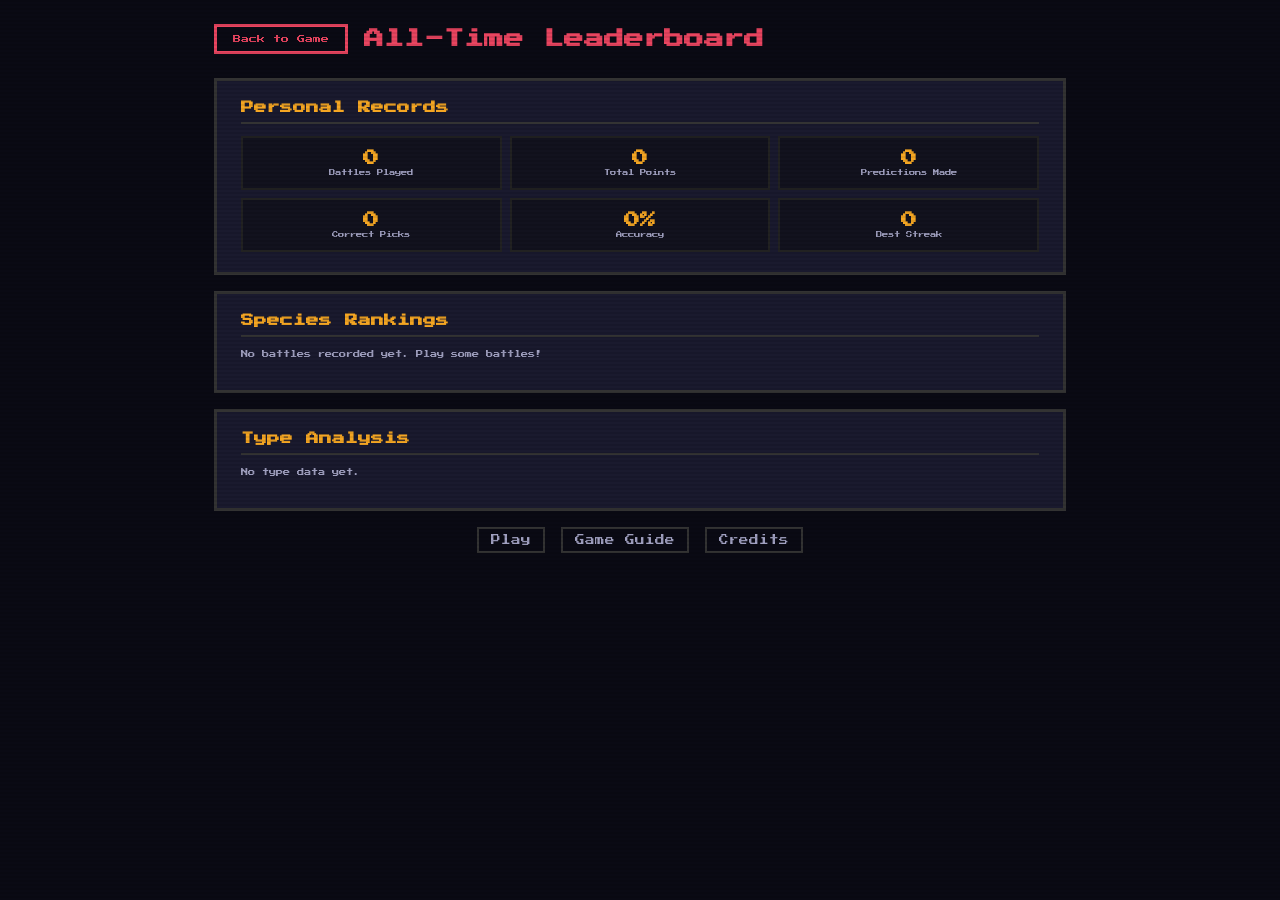
<file: leaderboard.html>
<!DOCTYPE html>
<html lang="en">
<head>
    <meta charset="UTF-8">
    <meta name="viewport" content="width=device-width, initial-scale=1.0">
    <title>Leaderboard - Pokemon Battle Royale</title>
    <link rel="preconnect" href="https://fonts.googleapis.com">
    <link rel="preconnect" href="https://fonts.gstatic.com" crossorigin>
    <link href="https://fonts.googleapis.com/css2?family=Press+Start+2P&display=swap" rel="stylesheet">
    <link rel="stylesheet" href="css/styles.css">
</head>
<body class="page-body">
    <div class="page-container">
        <div class="page-header">
            <a href="index.html" class="back-btn">Back to Game</a>
            <h1 class="page-title">All-Time Leaderboard</h1>
        </div>

        <!-- Personal Records Section -->
        <div class="section-card">
            <h2 class="section-title">Personal Records</h2>
            <div id="personal-records" class="records-grid"></div>
        </div>

        <!-- Species Rankings Section -->
        <div class="section-card">
            <h2 class="section-title">Species Rankings</h2>
            <div id="species-rankings"></div>
        </div>

        <!-- Type Analysis Section -->
        <div class="section-card">
            <h2 class="section-title">Type Analysis</h2>
            <div id="type-analysis"></div>
        </div>

        <div class="nav-links">
            <a href="index.html">Play</a>
            <a href="info.html">Game Guide</a>
            <a href="credits.html">Credits</a>
        </div>
    </div>

    <script type="module">
        import { POKEMON_DATA } from './js/data.js';

        // Load data from localStorage
        const history = JSON.parse(localStorage.getItem('pokemonBRHistory') || '[]');
        const predictions = JSON.parse(localStorage.getItem('pokemonBRPredictions') || '{}');
        const points = JSON.parse(localStorage.getItem('pokemonBRPoints') || '{}');
        const winCounts = JSON.parse(localStorage.getItem('pokemonBRWinCounts') || '{}');

        // --- Personal Records ---
        const recordsEl = document.getElementById('personal-records');
        const totalBattles = history.length;
        const totalPredictions = predictions.totalPredictions || 0;
        const correctPredictions = predictions.correctPredictions || 0;
        const accuracy = totalPredictions > 0 ? Math.round((correctPredictions / totalPredictions) * 100) : 0;
        const bestStreak = predictions.bestStreak || 0;
        const totalPoints = points.totalPoints || 0;

        const records = [
            { label: 'Battles Played', value: totalBattles },
            { label: 'Total Points', value: totalPoints },
            { label: 'Predictions Made', value: totalPredictions },
            { label: 'Correct Picks', value: correctPredictions },
            { label: 'Accuracy', value: `${accuracy}%` },
            { label: 'Best Streak', value: bestStreak },
        ];

        recordsEl.innerHTML = records.map(r => `
            <div class="record-card">
                <span class="record-value">${r.value}</span>
                <span class="record-label">${r.label}</span>
            </div>
        `).join('');

        // --- Species Rankings ---
        const speciesEl = document.getElementById('species-rankings');

        // Aggregate wins and kills from history
        const speciesStats = {};
        history.forEach(entry => {
            if (!speciesStats[entry.name]) {
                speciesStats[entry.name] = { wins: 0, totalKills: 0, appearances: 0 };
            }
            speciesStats[entry.name].wins++;
            speciesStats[entry.name].totalKills += entry.kills || 0;
            speciesStats[entry.name].appearances++;
        });

        const speciesList = Object.entries(speciesStats)
            .map(([name, stats]) => ({
                name,
                wins: stats.wins,
                avgKills: (stats.totalKills / stats.appearances).toFixed(1),
                totalKills: stats.totalKills,
            }))
            .sort((a, b) => b.wins - a.wins || b.totalKills - a.totalKills);

        if (speciesList.length === 0) {
            speciesEl.innerHTML = '<p style="color: #a0a0c0; font-size: 0.45rem;">No battles recorded yet. Play some battles!</p>';
        } else {
            // Get sprite URL helper
            const getSpriteUrl = (name) => {
                const pokemon = POKEMON_DATA.find(p => p.name === name);
                return pokemon ? `https://raw.githubusercontent.com/PokeAPI/sprites/master/sprites/pokemon/${pokemon.id}.png` : '';
            };

            speciesEl.innerHTML = `
                <table class="lb-table">
                    <thead>
                        <tr>
                            <th>#</th>
                            <th>Pokemon</th>
                            <th>Wins</th>
                            <th>Avg Kills</th>
                            <th>Total Kills</th>
                        </tr>
                    </thead>
                    <tbody>
                        ${speciesList.map((s, i) => `
                            <tr>
                                <td>${i + 1}</td>
                                <td style="display:flex;align-items:center;gap:6px;">
                                    <img src="${getSpriteUrl(s.name)}" style="width:24px;height:24px;image-rendering:pixelated;" alt="${s.name}">
                                    ${s.name}
                                </td>
                                <td style="color:#f5a623;">${s.wins}</td>
                                <td>${s.avgKills}</td>
                                <td>${s.totalKills}</td>
                            </tr>
                        `).join('')}
                    </tbody>
                </table>
            `;
        }

        // --- Type Analysis ---
        const typeEl = document.getElementById('type-analysis');
        const typeWins = {};

        history.forEach(entry => {
            const pokemon = POKEMON_DATA.find(p => p.name === entry.name);
            if (pokemon) {
                pokemon.types.forEach(type => {
                    typeWins[type] = (typeWins[type] || 0) + 1;
                });
            }
        });

        const typeList = Object.entries(typeWins)
            .sort((a, b) => b[1] - a[1]);

        const maxWins = typeList.length > 0 ? typeList[0][1] : 1;

        // Type colors
        const typeColors = {
            Normal: '#A8A878', Fire: '#F08030', Water: '#6890F0', Electric: '#F8D030',
            Grass: '#78C850', Ice: '#98D8D8', Fighting: '#C03028', Poison: '#A040A0',
            Ground: '#E0C068', Flying: '#A890F0', Psychic: '#F85888', Bug: '#A8B820',
            Rock: '#B8A038', Ghost: '#705898', Dragon: '#7038F8', Dark: '#705848',
            Steel: '#B8B8D0', Fairy: '#EE99AC',
        };

        if (typeList.length === 0) {
            typeEl.innerHTML = '<p style="color: #a0a0c0; font-size: 0.45rem;">No type data yet.</p>';
        } else {
            typeEl.innerHTML = typeList.map(([type, count]) => `
                <div style="display:flex;align-items:center;gap:8px;margin-bottom:4px;">
                    <span style="width:65px;font-size:0.4rem;color:#ccc;text-align:right;">${type}</span>
                    <div class="type-bar" style="width:${(count / maxWins) * 100}%;background:${typeColors[type] || '#888'};"></div>
                    <span style="font-size:0.35rem;color:#a0a0c0;">${count}</span>
                </div>
            `).join('');
        }
    </script>
</body>
</html>
</file>
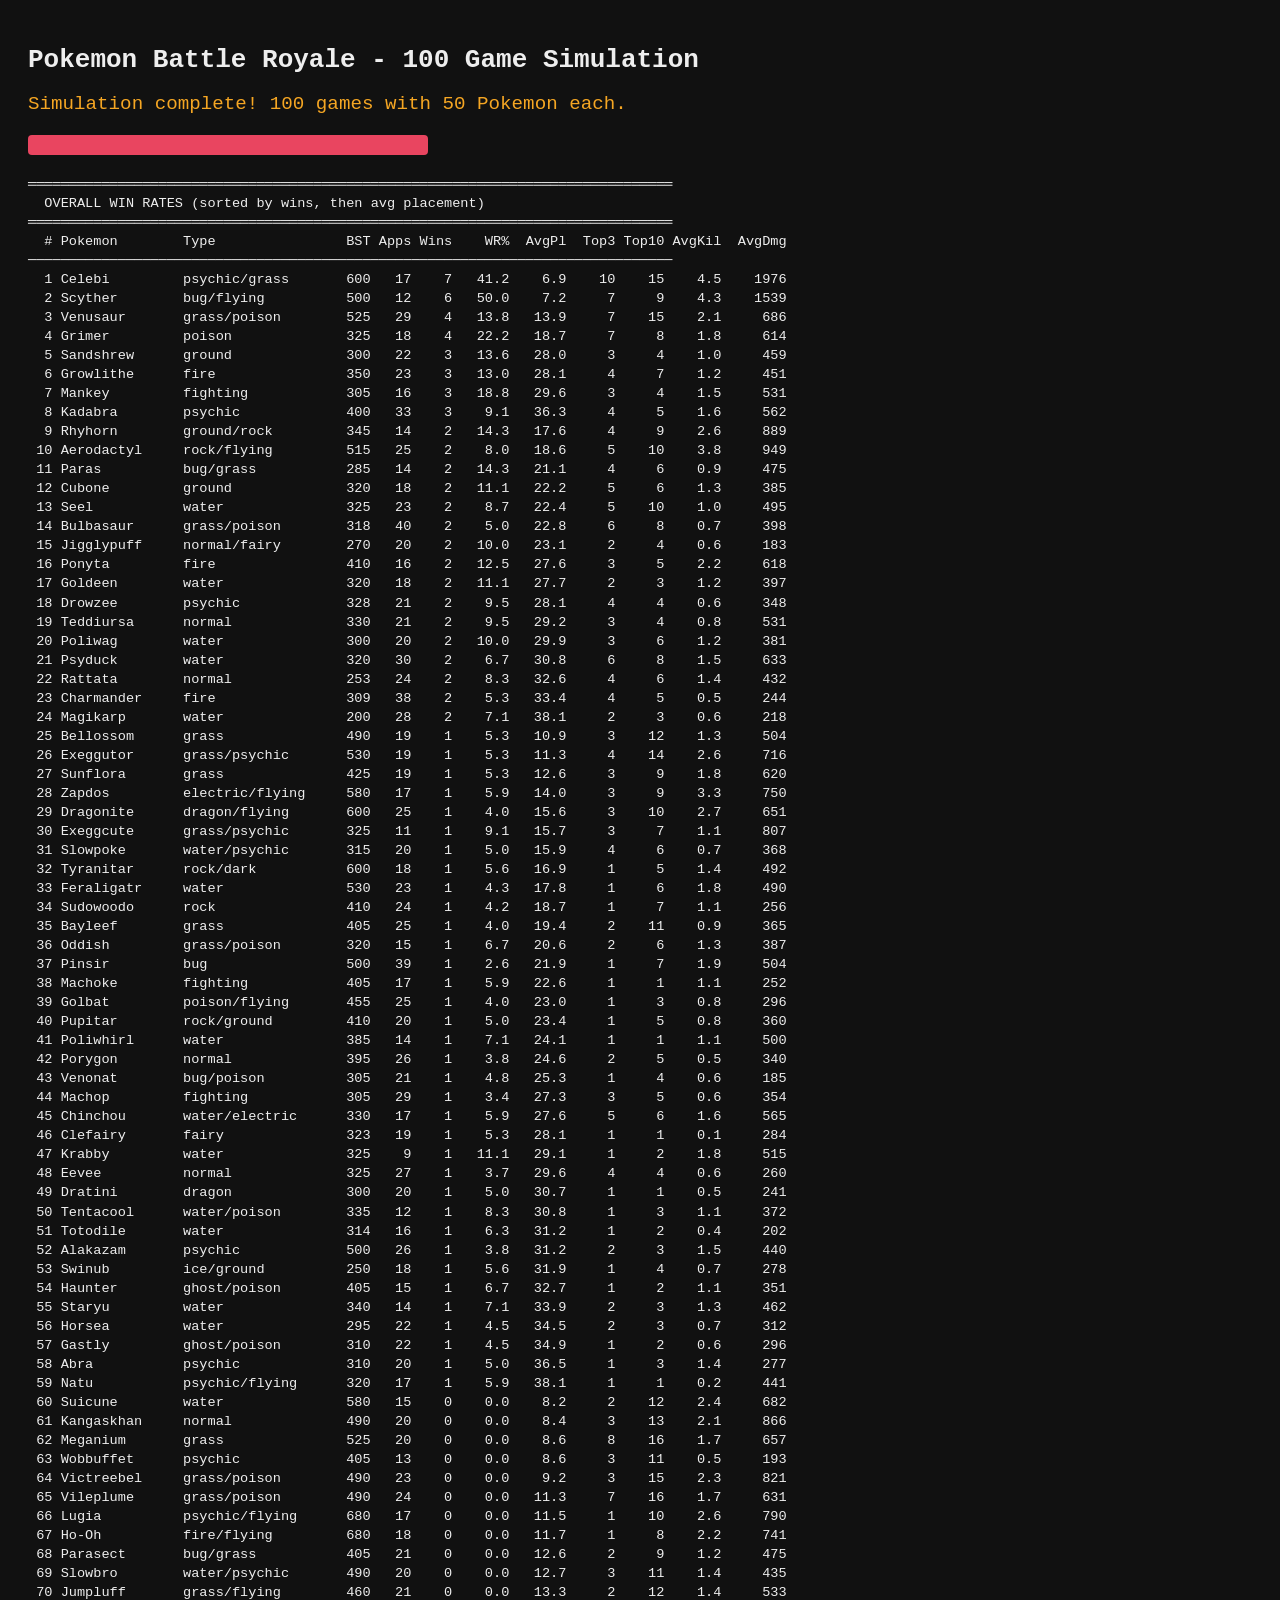
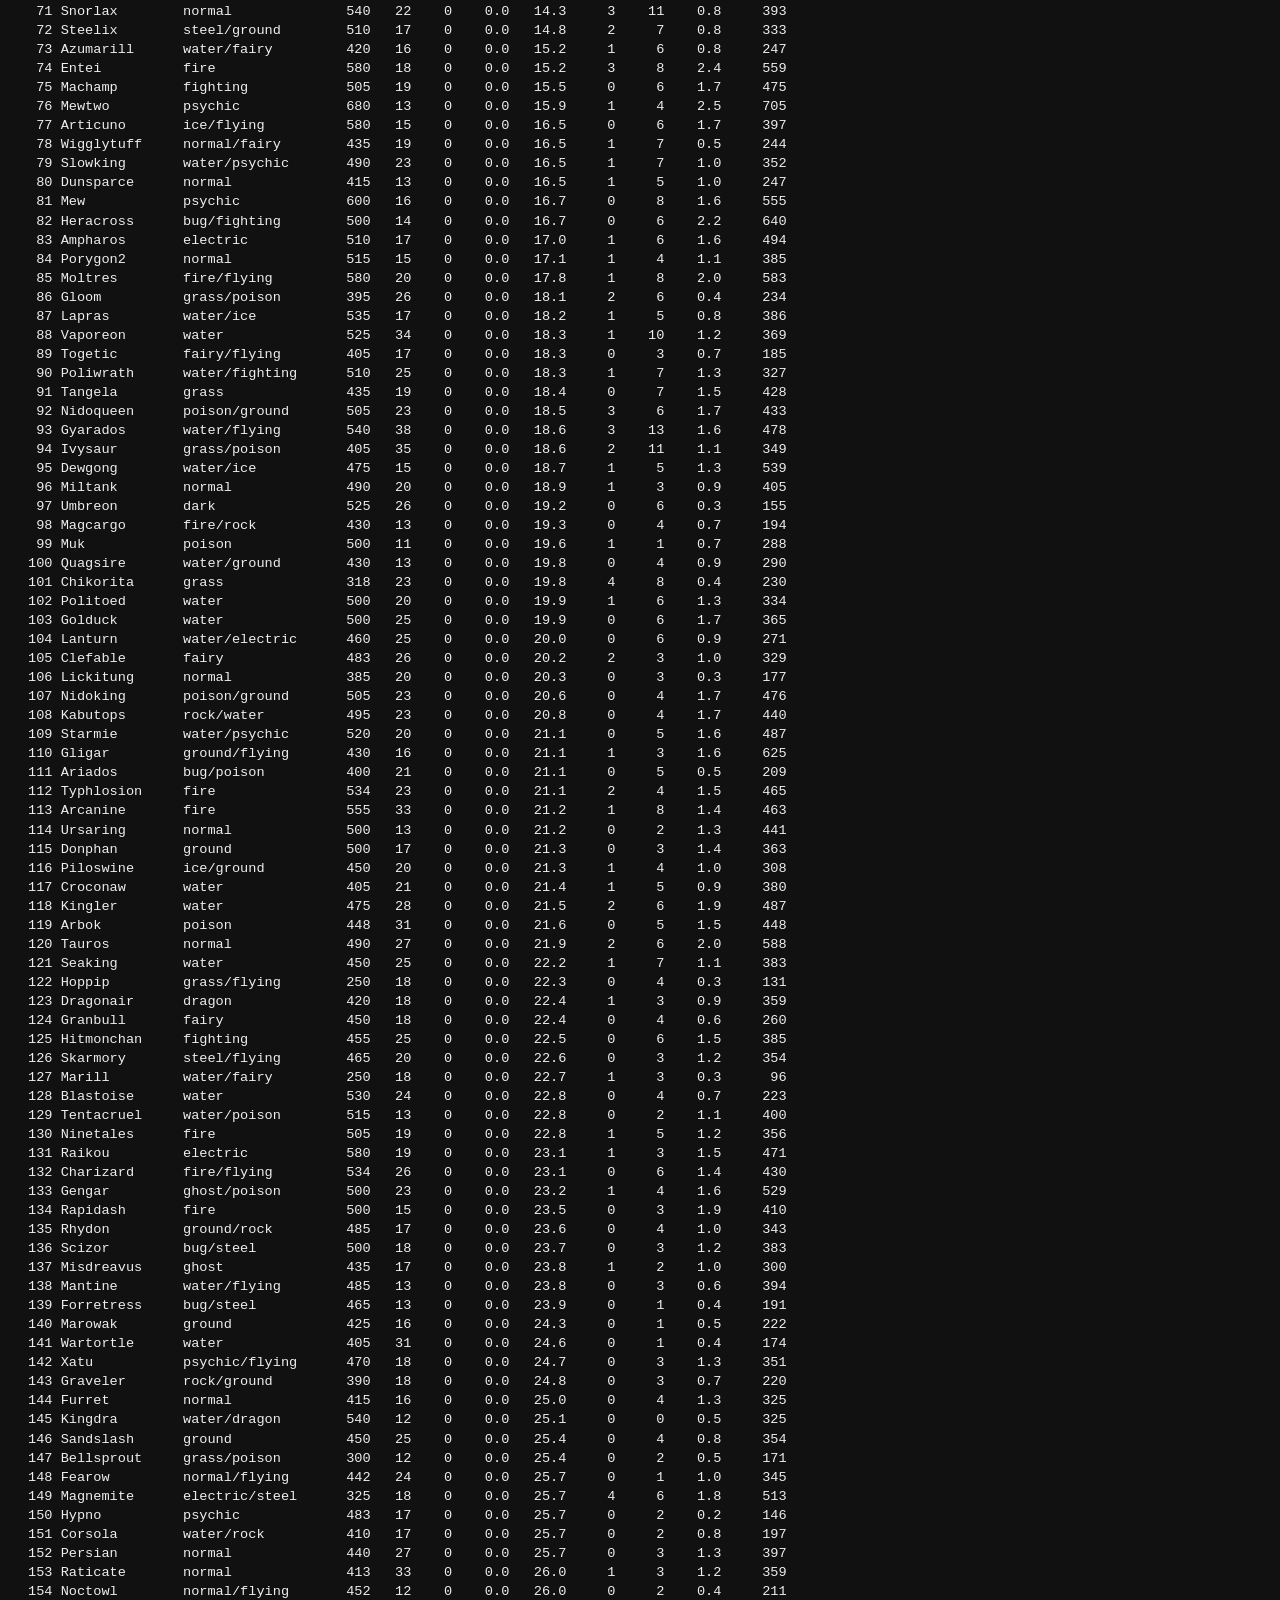
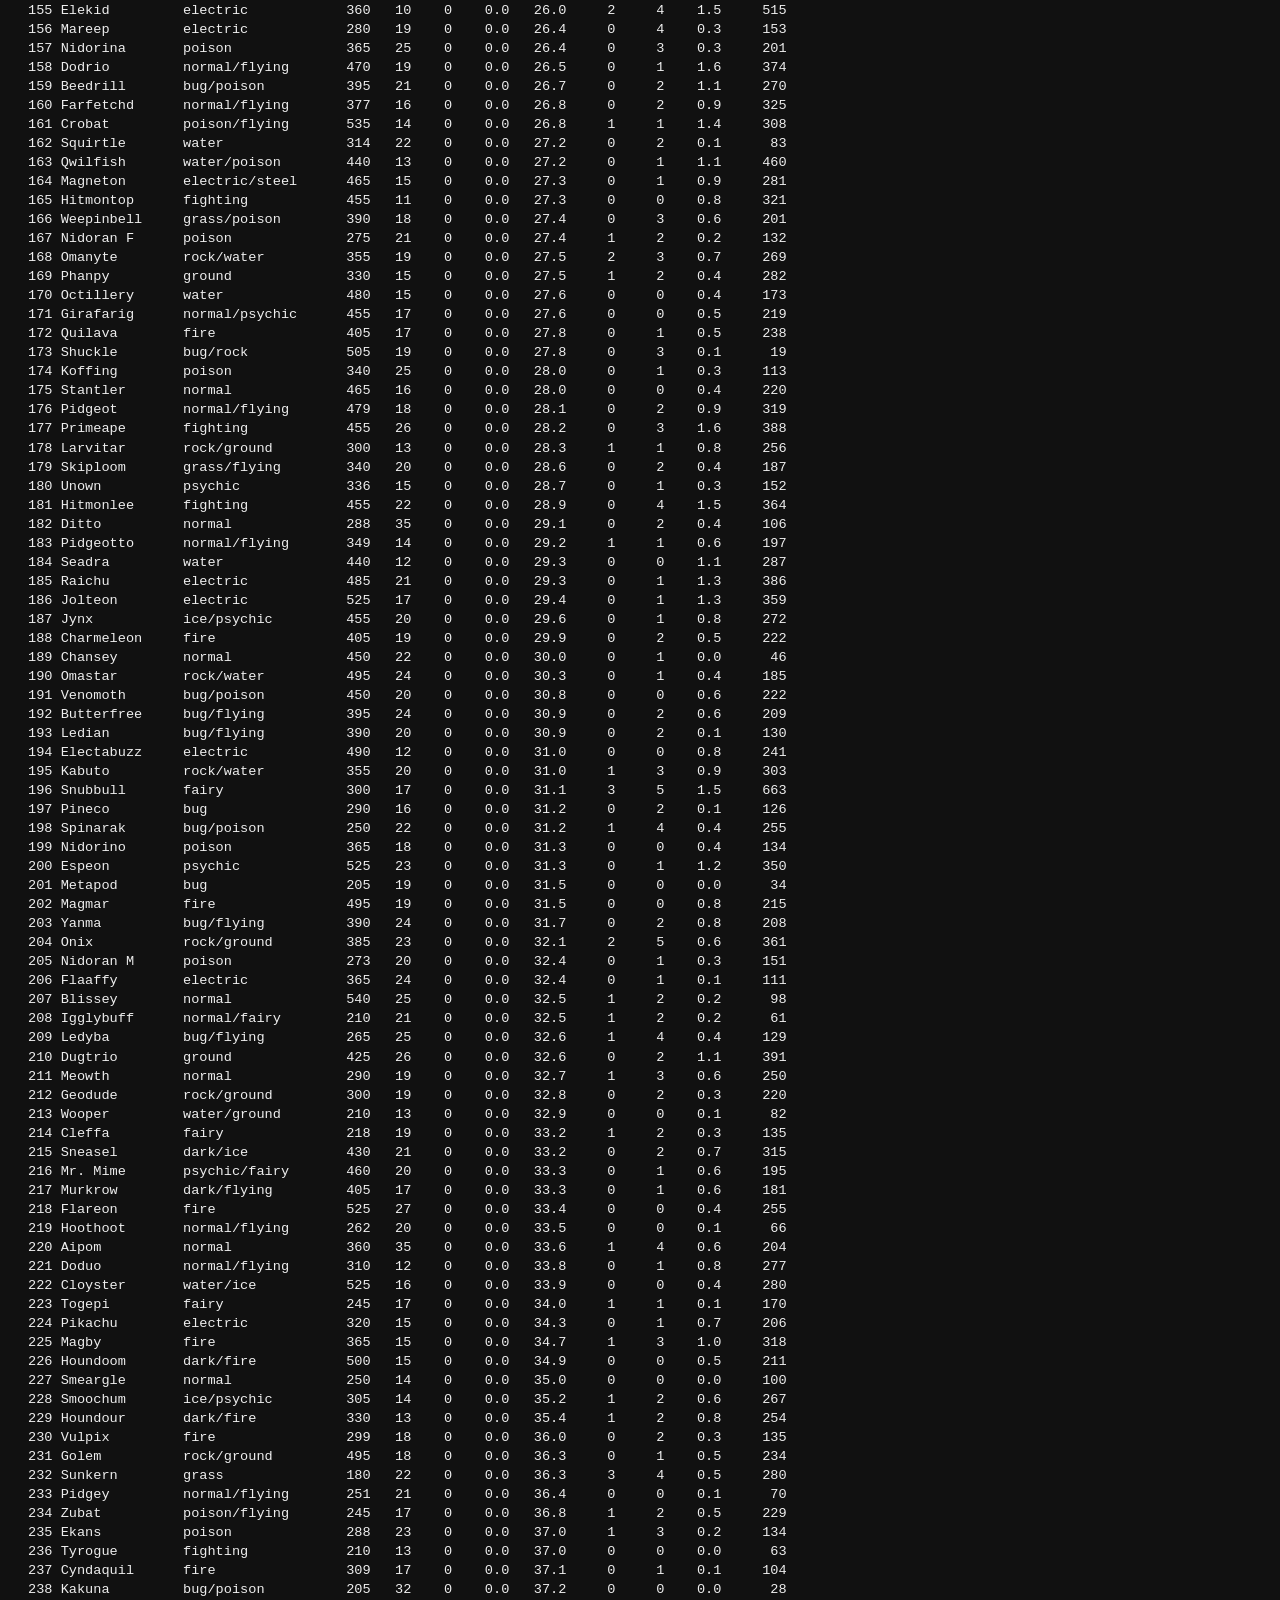
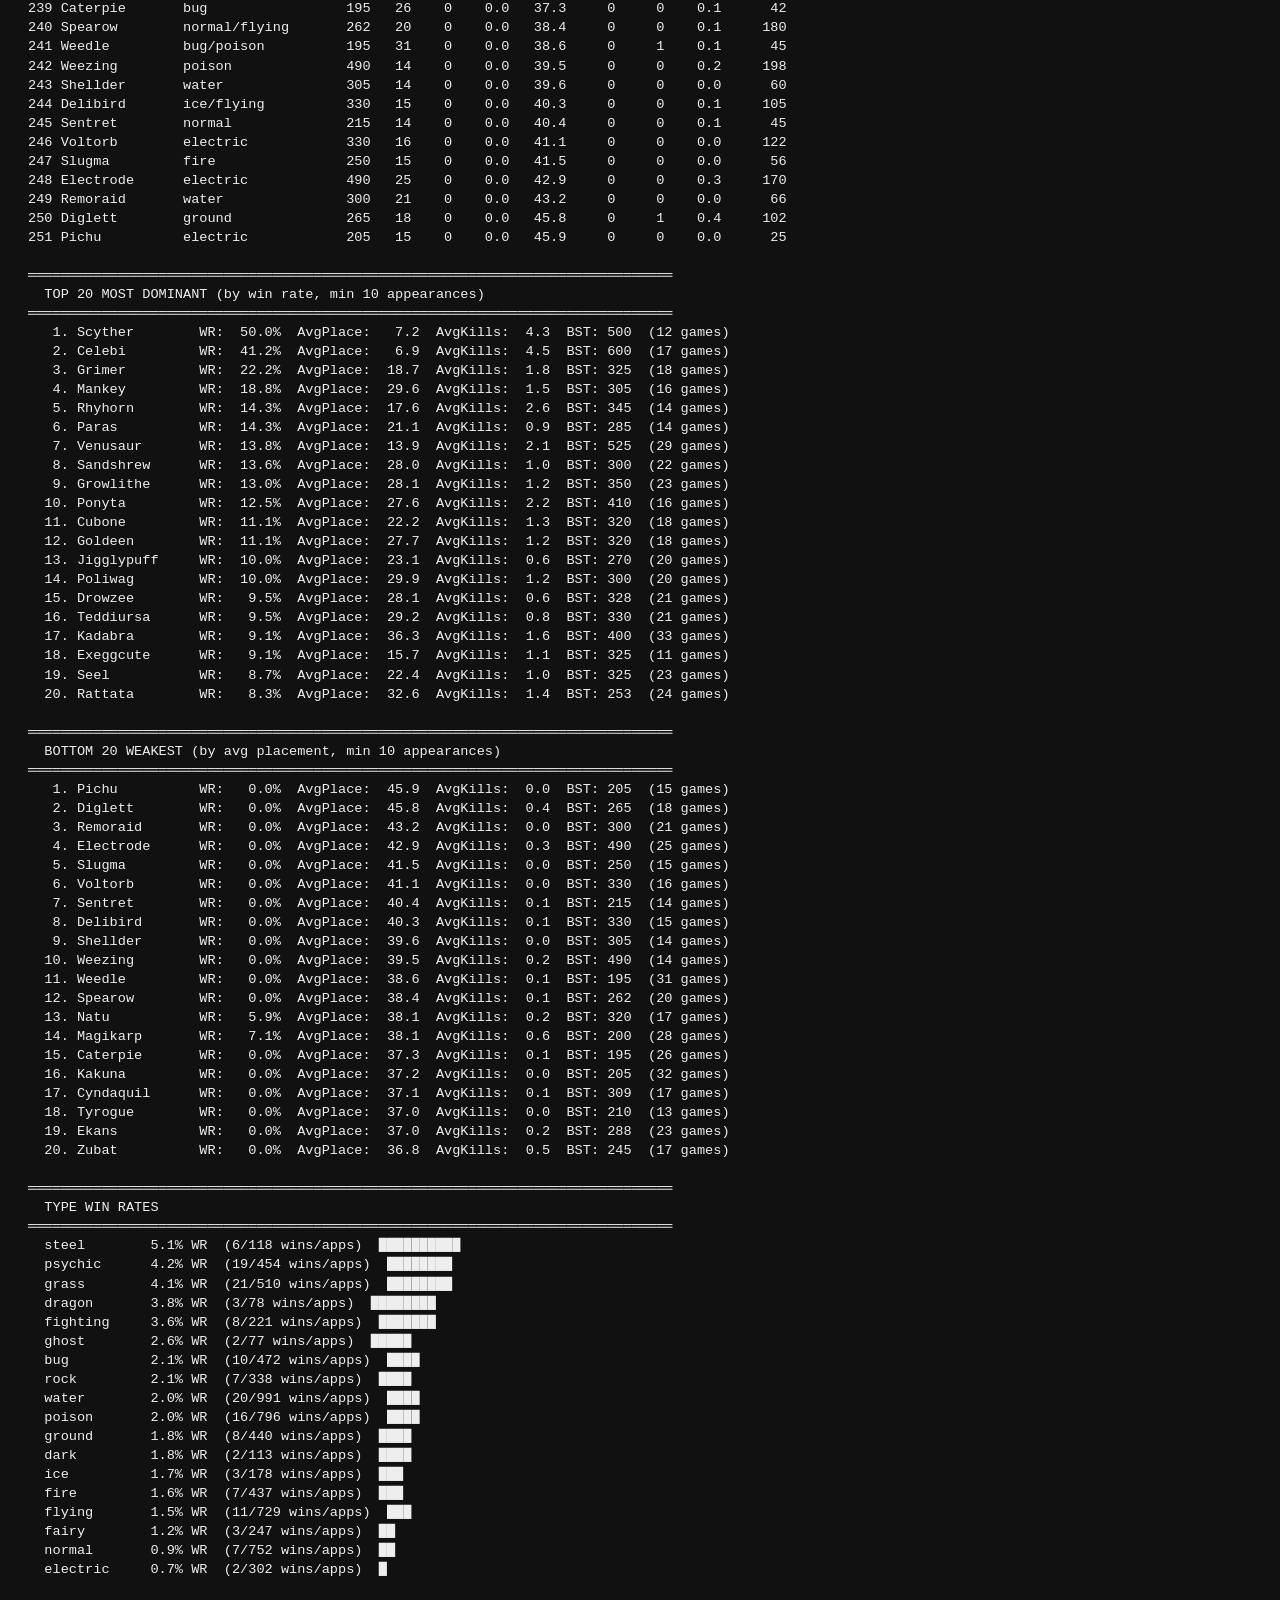
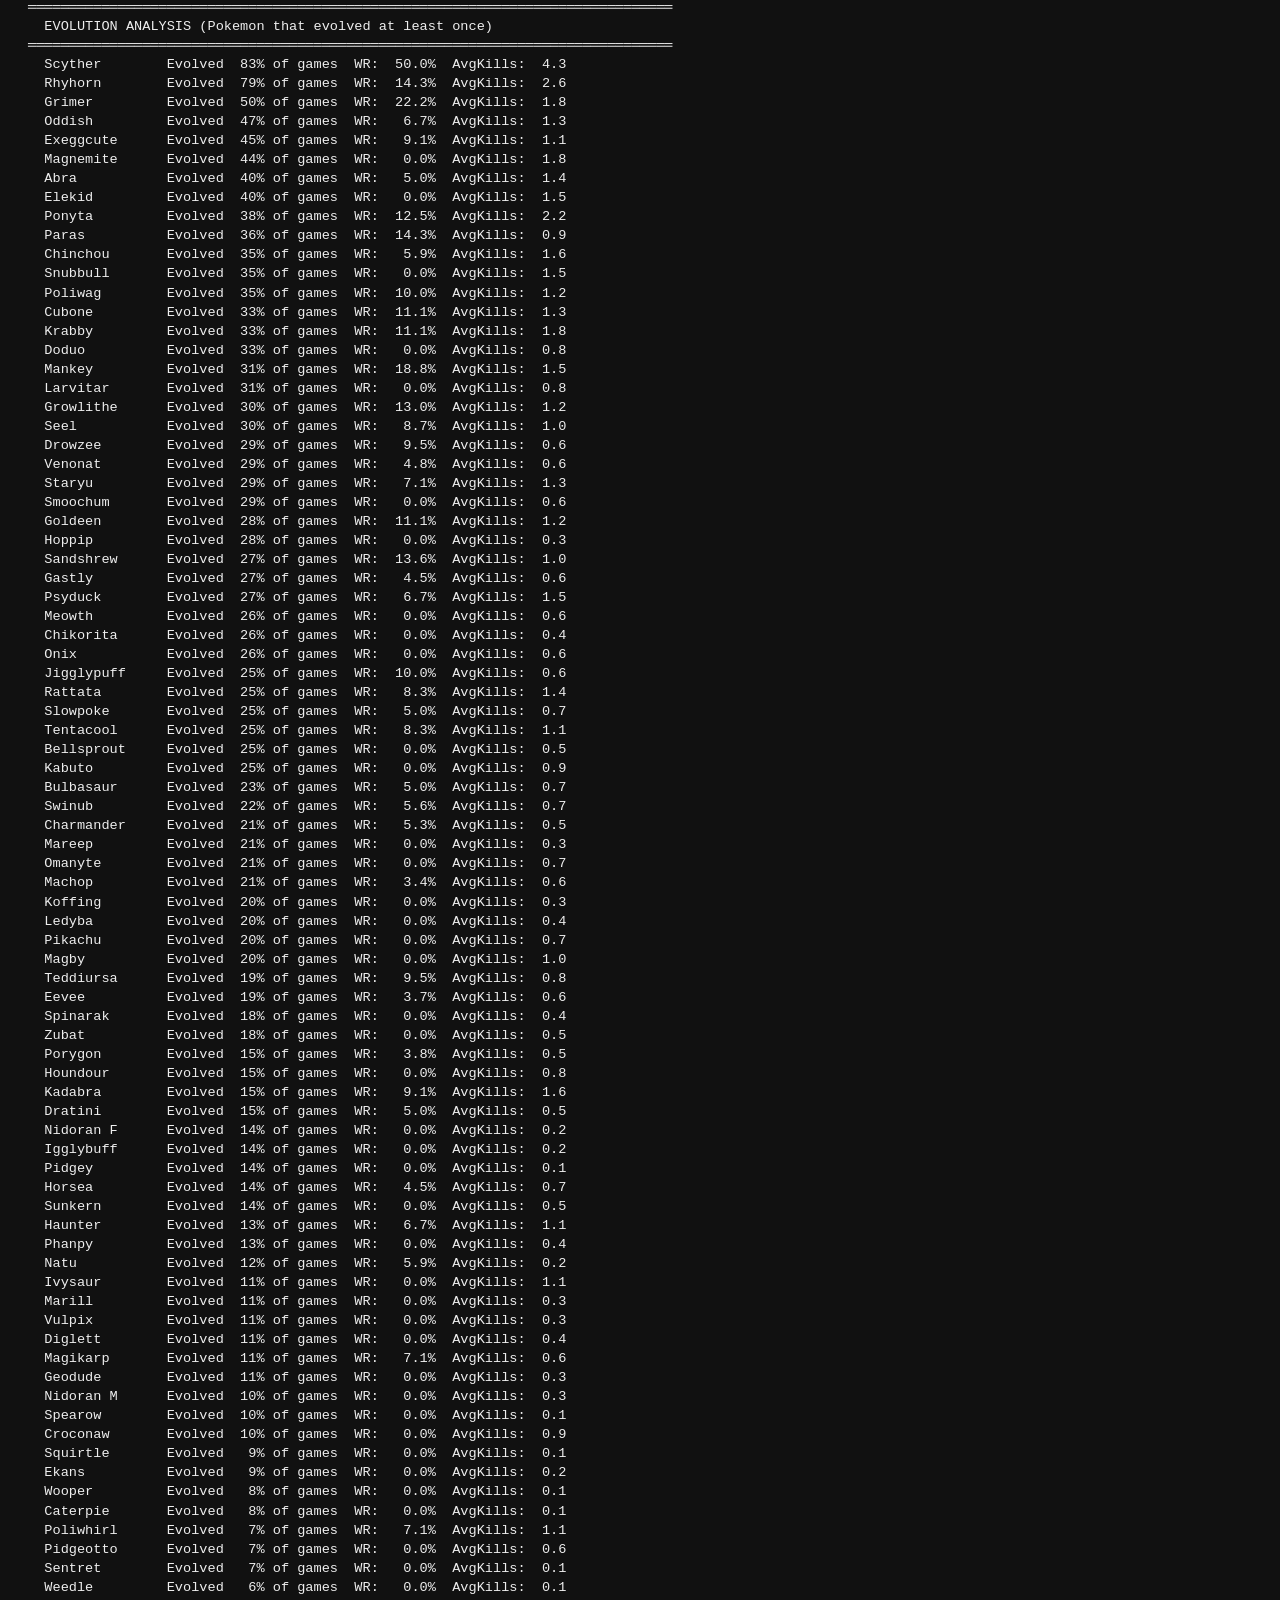
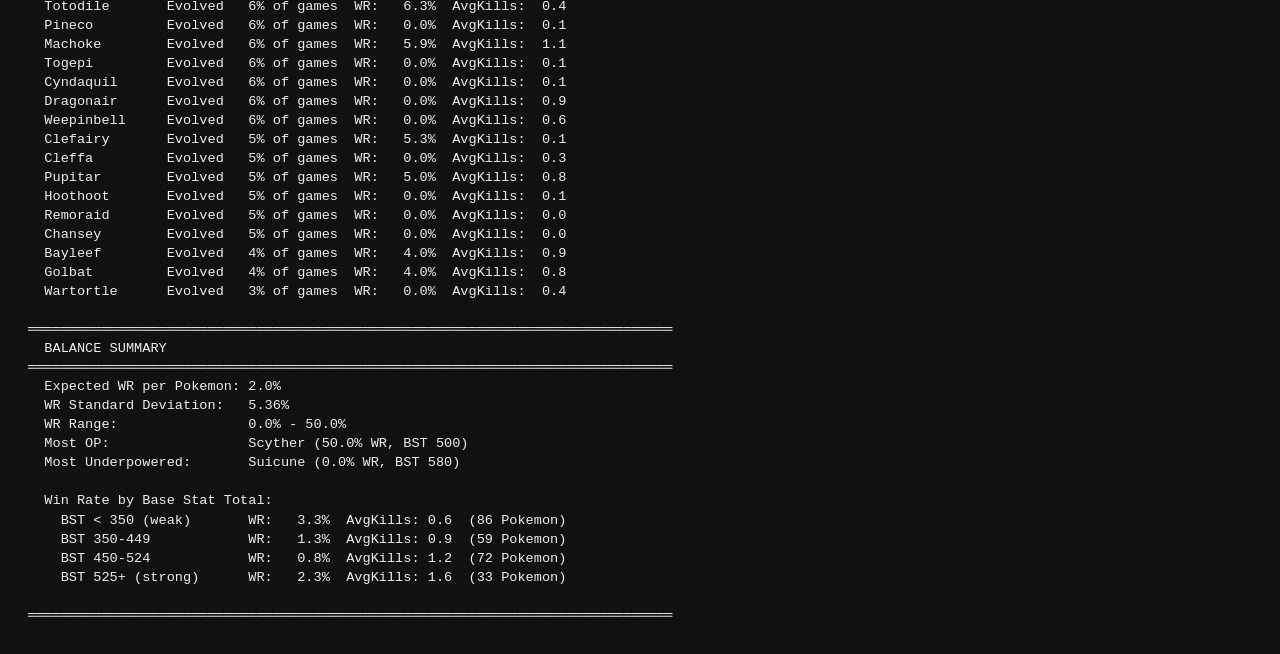
<file: sim.html>
<!DOCTYPE html>
<html lang="en">
<head>
    <meta charset="UTF-8">
    <title>Pokemon Battle Royale - Simulation</title>
    <style>
        body { background: #111; color: #eee; font-family: monospace; padding: 20px; }
        #status { font-size: 1.2rem; margin-bottom: 20px; color: #f5a623; }
        #progress-bar { width: 400px; height: 20px; background: #333; border-radius: 4px; overflow: hidden; margin-bottom: 20px; }
        #progress-fill { height: 100%; background: #e94560; width: 0%; transition: width 0.1s; }
        #results { white-space: pre-wrap; font-size: 0.85rem; line-height: 1.4; }
    </style>
</head>
<body>
    <h1>Pokemon Battle Royale - 100 Game Simulation</h1>
    <div id="status">Initializing...</div>
    <div id="progress-bar"><div id="progress-fill"></div></div>
    <div id="results"></div>

    <script type="module">
        import { POKEMON_DATA, EVOLUTION_CHAINS, getTypeMultiplier } from './js/data.js';
        import { getMoveset, MOVE_CAT } from './js/moves.js';

        // Minimal Pokemon class for simulation (no sprites/canvas)
        const HP_MULTIPLIER = 3;
        const COMBAT_RANGE = 80;

        // BST-based balance scaling (matches pokemon.js)
        function getBstScaling(stats) {
            const bst = stats.hp + stats.attack + stats.defense + stats.spAtk + stats.spDef + stats.speed;
            if (bst >= 600) return 0.88;
            if (bst >= 525) return 0.94;
            if (bst >= 450) return 1.0;
            if (bst >= 350) return 1.10;
            if (bst >= 280) return 1.20;
            return 1.30;
        }

        class SimPokemon {
            constructor(data) {
                this.id = data.id;
                this.name = data.name;
                this.types = data.types;
                this.baseStats = data.stats;
                const scale = getBstScaling(data.stats);
                this.maxHp = Math.round(data.stats.hp * HP_MULTIPLIER * scale);
                this.hp = this.maxHp;
                this.attack = Math.round(data.stats.attack * scale);
                this.defense = Math.round(data.stats.defense * scale);
                this.spAtk = Math.round(data.stats.spAtk * scale);
                this.spDef = Math.round(data.stats.spDef * scale);
                this.speed = Math.round(data.stats.speed * (scale > 1 ? (1 + (scale - 1) * 0.5) : scale));
                this.statMods = { atk: 0, def: 0, spAtk: 0, spDef: 0, spd: 0 };
                this.moves = getMoveset(data.id);
                this.shieldTimer = 0;
                this.statusEffect = null;
                this.statusTimer = 0;
                this.x = Math.random() * 1100 + 50;
                this.y = Math.random() * 700 + 50;
                this.targetX = this.x;
                this.targetY = this.y;
                this.energy = 0;
                this.maxEnergy = 100;
                this.alive = true;
                this.target = null;
                this.combatCooldown = 0;
                this.killCount = 0;
                this.originalId = data.id;
                this.focusSash = false;
                this.evolved = false;
                this.eliminating = false;
                this.eliminatedBy = null;
                this.stats = { damageDealt: 0, damageTaken: 0, kills: 0, itemsPickedUp: 0, movesUsed: 0 };
                this.placement = 0; // Set when eliminated
                this.evolvedInto = null;
            }
            _stageMult(stage) {
                const s = Math.max(-6, Math.min(6, stage));
                return s >= 0 ? (2 + s) / 2 : 2 / (2 - s);
            }
            getAtk() { return this.attack * this._stageMult(this.statMods.atk); }
            getDef() { return this.defense * this._stageMult(this.statMods.def); }
            getSpAtk() { return this.spAtk * this._stageMult(this.statMods.spAtk); }
            getSpDef() { return this.spDef * this._stageMult(this.statMods.spDef); }
            getSpd() { return this.speed * this._stageMult(this.statMods.spd); }
            boostStat(stat, stages) { this.statMods[stat] = Math.max(-6, Math.min(6, this.statMods[stat] + stages)); }
            heal(percent) { this.hp = Math.min(this.maxHp, this.hp + this.maxHp * percent); }
            gainEnergy(amount) { this.energy = Math.min(this.maxEnergy, this.energy + amount); }
            distanceTo(other) {
                const dx = this.x - other.x;
                const dy = this.y - other.y;
                return Math.sqrt(dx * dx + dy * dy);
            }
            canEvolve() {
                const chain = EVOLUTION_CHAINS[this.id];
                return chain && this.killCount >= chain.killsNeeded;
            }
            evolve(newData) {
                const hpRatio = this.hp / this.maxHp;
                const oldName = this.name;
                this.id = newData.id;
                this.name = newData.name;
                this.types = newData.types;
                const scale = getBstScaling(newData.stats);
                this.maxHp = Math.round(newData.stats.hp * HP_MULTIPLIER * scale);
                this.hp = Math.max(1, Math.round(this.maxHp * hpRatio));
                this.attack = Math.round(newData.stats.attack * scale);
                this.defense = Math.round(newData.stats.defense * scale);
                this.spAtk = Math.round(newData.stats.spAtk * scale);
                this.spDef = Math.round(newData.stats.spDef * scale);
                this.speed = Math.round(newData.stats.speed * (scale > 1 ? (1 + (scale - 1) * 0.5) : scale));
                this.moves = getMoveset(newData.id);
                this.statMods = { atk: 0, def: 0, spAtk: 0, spDef: 0, spd: 0 };
                this.gainEnergy(30);
                this.evolved = true;
                this.evolvedInto = newData.name;
                return oldName;
            }
            update(dt) {
                if (!this.alive) return;
                if (this.combatCooldown > 0) this.combatCooldown -= dt;
                if (this.shieldTimer > 0) this.shieldTimer -= dt;
                if (this.statusTimer > 0) { this.statusTimer -= dt; if (this.statusTimer <= 0) this.statusEffect = null; }
                // Evolved regen
                if (this.evolved && this.hp < this.maxHp) {
                    this.hp = Math.min(this.maxHp, this.hp + this.maxHp * 0.001 * (dt / 16));
                }
                // Movement toward target
                const hasTarget = this.target && this.target.alive && !this.target.eliminating;
                if (hasTarget) {
                    const dist = this.distanceTo(this.target);
                    if (dist > COMBAT_RANGE * 0.85) {
                        const dx = this.target.x - this.x;
                        const dy = this.target.y - this.y;
                        const d = Math.sqrt(dx*dx+dy*dy) || 1;
                        const step = Math.min(d, (this.speed / 100) * 0.8 * (dt / 16));
                        this.x += (dx/d) * step;
                        this.y += (dy/d) * step;
                    }
                }
            }
        }

        // Simulation battle engine (stripped of effects/animations)
        const AUTO_DAMAGE = 8;
        const SPECIAL_DAMAGE = 12;
        const ENERGY_ON_AUTO = 10;
        const ENERGY_BASE_ON_HIT = 15;
        const ENERGY_DAMAGE_SCALE = 40;
        const BASE_ATTACK_COOLDOWN = 1200;
        const SPECIAL_COOLDOWN = 800;
        const HEAL_PERCENT = 0.10;
        const AOE_RANGE = 150;
        const GHOST_DODGE_CHANCE = 0.20;
        const STEEL_DAMAGE_REDUCTION = 0.85;
        const GRASS_REGEN_RATE = 0.0005;
        const POISON_DOT_REDUCTION = 0.5;

        class SimBattle {
            constructor() {
                this.elimOrder = [];
            }

            run(pokemons, maxTicks = 20000) {
                const dt = 16; // ~60fps
                for (let tick = 0; tick < maxTicks; tick++) {
                    const alive = pokemons.filter(p => p.alive && !p.eliminating);
                    if (alive.length <= 1) break;

                    // Grass regen + DOT
                    for (const p of alive) {
                        if (p.types.includes('grass') && p.hp < p.maxHp) {
                            p.hp = Math.min(p.maxHp, p.hp + p.maxHp * GRASS_REGEN_RATE * (dt / 16));
                        }
                        if (p.statusEffect === 'poison' || p.statusEffect === 'toxic' || p.statusEffect === 'burn') {
                            const rate = p.statusEffect === 'toxic' ? 0.003 : 0.002;
                            let dotDmg = p.maxHp * rate * (dt / 16);
                            if (p.types.includes('poison')) dotDmg *= POISON_DOT_REDUCTION;
                            p.hp -= dotDmg;
                            p.gainEnergy(dotDmg / p.maxHp * 10);
                            if (p.hp <= 0 && !p.eliminating) {
                                p.hp = 0; p.alive = false; p.eliminating = true;
                                p.placement = alive.length;
                                this.elimOrder.push(p.originalId);
                            }
                        }
                    }

                    // Targeting
                    for (const p of alive) {
                        if (!p.target || !p.target.alive || p.target.eliminating) {
                            let nearest = null, nearestDist = Infinity;
                            for (const o of alive) {
                                if (o === p) continue;
                                const d = p.distanceTo(o);
                                if (d < nearestDist) { nearestDist = d; nearest = o; }
                            }
                            p.target = nearest;
                        }
                    }

                    // Update all
                    for (const p of pokemons) p.update(dt);

                    // Combat
                    for (const p of alive) {
                        if (p.combatCooldown > 0 || !p.target || !p.alive) continue;
                        if (p.distanceTo(p.target) > COMBAT_RANGE) continue;
                        if (!this._canAct(p)) { p.combatCooldown = 500; continue; }

                        if (p.energy >= p.maxEnergy) {
                            this._useSpecial(p, p.target, alive);
                            p.energy = 0;
                            p.combatCooldown = SPECIAL_COOLDOWN;
                        } else {
                            this._basicAttack(p, p.target, alive);
                            p.combatCooldown = BASE_ATTACK_COOLDOWN / Math.max(0.5, p.getSpd() / 80);
                        }
                    }
                }

                const survivors = pokemons.filter(p => p.alive);
                if (survivors.length === 1) {
                    survivors[0].placement = 1;
                }
                return survivors[0] || null;
            }

            _canAct(p) {
                if (p.statusEffect === 'sleep') { if (Math.random() < 0.4) { p.statusEffect = null; return true; } return false; }
                if (p.statusEffect === 'paralyze' && Math.random() < 0.25) return false;
                if (p.statusEffect === 'freeze') { if (Math.random() < 0.2) { p.statusEffect = null; return true; } return false; }
                return true;
            }

            _basicAttack(atk, def, alive) {
                if (def.types.includes('ghost') && Math.random() < GHOST_DODGE_CHANCE) {
                    atk.combatCooldown = 600; return;
                }
                const isPhys = atk.getAtk() >= atk.getSpAtk();
                let atkStat = isPhys ? atk.getAtk() : atk.getSpAtk();
                const defStat = isPhys ? def.getDef() : def.getSpDef();
                if (atk.statusEffect === 'burn' && isPhys) atkStat *= 0.5;
                let dmg = Math.max(1, Math.round(AUTO_DAMAGE * (atkStat / defStat) * (0.85 + Math.random() * 0.3)));
                if (def.types.includes('steel')) dmg = Math.max(1, Math.round(dmg * STEEL_DAMAGE_REDUCTION));
                if (def.shieldTimer > 0) { dmg = Math.round(dmg * 0.3); def.shieldTimer = 0; }
                def.hp -= dmg;
                atk.stats.damageDealt += dmg;
                def.stats.damageTaken += dmg;
                atk.gainEnergy(ENERGY_ON_AUTO);
                def.gainEnergy(ENERGY_BASE_ON_HIT + (dmg / def.maxHp) * ENERGY_DAMAGE_SCALE);
                this._checkLethal(def, atk, alive);
            }

            _useSpecial(user, target, alive) {
                if (user.statusEffect === 'confuse' && Math.random() < 0.33) {
                    const selfDmg = Math.round(user.maxHp * 0.05);
                    user.hp -= selfDmg;
                    this._checkLethal(user, target, alive);
                    return;
                }
                const move = this._pickMove(user, target);
                if (move.cat === MOVE_CAT.PHYSICAL || move.cat === MOVE_CAT.SPECIAL) {
                    this._executeDamaging(user, target, move, alive);
                } else if (move.cat === MOVE_CAT.DEFENSE) {
                    this._executeDefense(user, move);
                } else if (move.cat === MOVE_CAT.ENHANCE) {
                    this._executeEnhance(user, target, move);
                } else if (move.cat === MOVE_CAT.STATUS) {
                    this._executeStatus(user, target, move);
                }
                user.stats.movesUsed++;
            }

            _pickMove(user, target) {
                const moves = user.moves;
                const hpR = user.hp / user.maxHp;
                const tHpR = target.hp / target.maxHp;
                const weights = moves.map(m => {
                    let w = 1;
                    if (m.cat === MOVE_CAT.PHYSICAL || m.cat === MOVE_CAT.SPECIAL) {
                        w = 3; if (tHpR < 0.3) w = 6;
                        if (user.types.includes(m.type)) w += 1;
                        const mult = getTypeMultiplier(m.type, target.types);
                        if (mult > 1) w += 2; if (mult === 0) w = 0.1;
                        if (m.aoe) w += 1;
                    } else if (m.cat === MOVE_CAT.DEFENSE) {
                        w = hpR < 0.4 ? 3 : 1; if (m.effect === 'heal' && hpR < 0.5) w = 4;
                    } else if (m.cat === MOVE_CAT.ENHANCE) {
                        w = hpR > 0.6 ? 2 : 0.5;
                        const tb = Object.values(user.statMods).reduce((a,b) => a+b, 0);
                        if (tb > 4) w *= 0.3;
                    } else if (m.cat === MOVE_CAT.STATUS) { w = target.statusEffect ? 0.2 : 2; }
                    return w;
                });
                const total = weights.reduce((a,b) => a+b, 0);
                let r = Math.random() * total;
                for (let i = 0; i < moves.length; i++) { r -= weights[i]; if (r <= 0) return moves[i]; }
                return moves[0];
            }

            _executeDamaging(atk, def, move, alive) {
                if (def.types.includes('ghost') && move.type !== 'ghost' && move.type !== 'dark' && Math.random() < GHOST_DODGE_CHANCE) {
                    atk.stats.movesUsed++; return;
                }
                const typeMult = getTypeMultiplier(move.type, def.types);
                let atkStat, defStat;
                if (move.cat === MOVE_CAT.PHYSICAL) {
                    atkStat = atk.getAtk(); defStat = def.getDef();
                    if (atk.statusEffect === 'burn') atkStat *= 0.5;
                } else { atkStat = atk.getSpAtk(); defStat = def.getSpDef(); }
                const stab = atk.types.includes(move.type) ? 1.5 : 1;
                const isCrit = Math.random() < (move.effect === 'highCrit' ? 0.25 : 0.06);
                const critMult = isCrit ? 1.5 : 1;
                const raw = SPECIAL_DAMAGE * (move.power/100) * (atkStat/defStat) * stab * critMult * (0.85 + Math.random()*0.3);
                let dmg = Math.max(1, Math.round(raw * typeMult));
                if (def.types.includes('steel')) dmg = Math.max(1, Math.round(dmg * STEEL_DAMAGE_REDUCTION));
                if (def.shieldTimer > 0) { dmg = Math.round(dmg * 0.3); def.shieldTimer = 0; }
                def.hp -= dmg;
                atk.stats.damageDealt += dmg;
                def.stats.damageTaken += dmg;
                def.gainEnergy(ENERGY_BASE_ON_HIT + (dmg/def.maxHp) * ENERGY_DAMAGE_SCALE * 1.5);
                if (move.effect === 'drain') atk.heal(Math.round(dmg*0.5) / atk.maxHp);
                if (move.effect === 'recoil') atk.hp -= Math.round(dmg * 0.25);
                if (move.effect === 'selfKO') { atk.hp = 0; this._eliminate(atk, def, alive); }
                // AOE
                if (move.aoe) {
                    for (const b of alive) {
                        if (b === atk || b === def || !b.alive) continue;
                        if (b.distanceTo(def) < AOE_RANGE) {
                            const bm = getTypeMultiplier(move.type, b.types);
                            const bd = Math.max(1, Math.round(dmg * 0.6 * bm));
                            b.hp -= bd;
                            atk.stats.damageDealt += bd;
                            b.stats.damageTaken += bd;
                            b.gainEnergy(ENERGY_BASE_ON_HIT + (bd/b.maxHp)*ENERGY_DAMAGE_SCALE);
                            this._checkLethal(b, atk, alive);
                        }
                    }
                }
                this._checkLethal(def, atk, alive);
                if (atk.hp <= 0 && !atk.eliminating) this._eliminate(atk, def, alive);
            }

            _executeDefense(user, move) {
                const effects = {
                    defUp: () => user.boostStat('def', 1),
                    defUp2: () => user.boostStat('def', 2),
                    spDefUp: () => user.boostStat('spDef', 1),
                    spDefUp2: () => user.boostStat('spDef', 2),
                    shield: () => user.shieldTimer = 1500,
                    heal: () => user.heal(0.4),
                    evasionUp: () => user.boostStat('spd', 1),
                };
                (effects[move.effect] || (() => user.boostStat('def', 1)))();
            }

            _executeEnhance(user, target, move) {
                const boosts = {
                    atkUp: () => user.boostStat('atk', 1),
                    atkUp2: () => user.boostStat('atk', 2),
                    spAtkUp2: () => user.boostStat('spAtk', 2),
                    spdUp2: () => user.boostStat('spd', 2),
                    atkSpdUp: () => { user.boostStat('atk', 1); user.boostStat('spd', 1); },
                    atkDefUp: () => { user.boostStat('atk', 1); user.boostStat('def', 1); },
                    atkSpAtkUp: () => { user.boostStat('atk', 1); user.boostStat('spAtk', 1); },
                    spAtkSpDefUp: () => { user.boostStat('spAtk', 1); user.boostStat('spDef', 1); },
                    critUp: () => user.boostStat('atk', 1),
                    atkDown: () => target.boostStat('atk', -1),
                    defDown: () => target.boostStat('def', -1),
                    defDown2: () => target.boostStat('def', -2),
                    allBoost: () => { for (const s of ['atk','def','spAtk','spDef','spd']) user.boostStat(s, 1); },
                };
                (boosts[move.effect] || (() => user.boostStat('atk', 1)))();
            }

            _executeStatus(user, target, move) {
                if (Math.random() > 0.75 || target.statusEffect) return;
                const map = {
                    sleep: ['sleep', 4000], paralyze: ['paralyze', 6000], poison: ['poison', 8000],
                    toxic: ['toxic', 10000], confuse: ['confuse', 4000], burn: ['burn', 8000],
                    freeze: ['freeze', 5000], leechSeed: ['poison', 6000],
                    speedDown: [null, 0], accDown: [null, 0],
                };
                const s = map[move.effect];
                if (s && s[0]) { target.statusEffect = s[0]; target.statusTimer = s[1]; }
                if (move.effect === 'paralyze' || move.effect === 'speedDown' || move.effect === 'accDown')
                    target.boostStat('spd', -1);
            }

            _checkLethal(target, attacker, alive) {
                if (target.hp <= 0) {
                    if (target.focusSash) {
                        target.hp = 1; target.focusSash = false;
                    } else {
                        this._eliminate(target, attacker, alive);
                    }
                }
            }

            _eliminate(eliminated, eliminator, alive) {
                if (eliminated.eliminating) return;
                eliminated.hp = 0;
                eliminated.alive = false;
                eliminated.eliminating = true;
                const remaining = alive.filter(p => p.alive && !p.eliminating).length;
                eliminated.placement = remaining + 1;
                this.elimOrder.push(eliminated.originalId);
                if (eliminator && eliminator.alive && !eliminator.eliminating) {
                    eliminator.target = null;
                    eliminator.heal(HEAL_PERCENT);
                    eliminator.combatCooldown = 500;
                    for (const stat in eliminator.statMods) eliminator.statMods[stat] = Math.round(eliminator.statMods[stat] * 0.7);
                    eliminator.killCount++;
                    eliminator.stats.kills++;
                    if (eliminator.canEvolve()) {
                        const chain = EVOLUTION_CHAINS[eliminator.id];
                        const evoData = POKEMON_DATA.find(p => p.id === chain.nextId);
                        if (evoData) eliminator.evolve(evoData);
                    }
                }
            }
        }

        // =========== RUN SIMULATION ===========
        const GAMES = 100;
        const ROSTER_SIZE = 50;
        const statusEl = document.getElementById('status');
        const progressEl = document.getElementById('progress-fill');
        const resultsEl = document.getElementById('results');

        // Stats accumulators per Pokemon (by originalId)
        const pokemonStats = {};
        for (const d of POKEMON_DATA) {
            pokemonStats[d.id] = {
                name: d.name, id: d.id, types: d.types,
                baseStatTotal: d.stats.hp + d.stats.attack + d.stats.defense + d.stats.spAtk + d.stats.spDef + d.stats.speed,
                wins: 0, appearances: 0,
                totalKills: 0, totalDamageDealt: 0, totalDamageTaken: 0,
                totalPlacement: 0, totalMovesUsed: 0,
                top3: 0, top5: 0, top10: 0,
                evolutions: 0,
                placements: [],
            };
        }

        // Type win tracking
        const typeWins = {};
        const typeAppearances = {};

        async function runSimulation() {
            for (let game = 0; game < GAMES; game++) {
                statusEl.textContent = `Running game ${game + 1} / ${GAMES}...`;
                progressEl.style.width = `${((game + 1) / GAMES) * 100}%`;

                // Random roster
                const shuffled = [...POKEMON_DATA].sort(() => Math.random() - 0.5);
                const roster = shuffled.slice(0, ROSTER_SIZE);
                const pokemons = roster.map(d => new SimPokemon(d));

                const battle = new SimBattle();
                const winner = battle.run(pokemons);

                // Collect stats
                for (const p of pokemons) {
                    const s = pokemonStats[p.originalId];
                    s.appearances++;
                    s.totalKills += p.stats.kills;
                    s.totalDamageDealt += p.stats.damageDealt;
                    s.totalDamageTaken += p.stats.damageTaken;
                    s.totalMovesUsed += p.stats.movesUsed;
                    s.totalPlacement += p.placement || ROSTER_SIZE;
                    s.placements.push(p.placement || ROSTER_SIZE);
                    if (p.evolved) s.evolutions++;
                    if (p.placement <= 3) s.top3++;
                    if (p.placement <= 5) s.top5++;
                    if (p.placement <= 10) s.top10++;

                    // Type tracking
                    for (const t of p.types) {
                        typeAppearances[t] = (typeAppearances[t] || 0) + 1;
                    }
                }

                if (winner) {
                    pokemonStats[winner.originalId].wins++;
                    for (const t of winner.types) {
                        typeWins[t] = (typeWins[t] || 0) + 1;
                    }
                }

                // Yield to browser every 5 games
                if (game % 5 === 0) await new Promise(r => setTimeout(r, 0));
            }

            displayResults();
        }

        function displayResults() {
            statusEl.textContent = `Simulation complete! ${GAMES} games with ${ROSTER_SIZE} Pokemon each.`;

            const allStats = Object.values(pokemonStats).filter(s => s.appearances > 0);
            allStats.sort((a, b) => b.wins - a.wins || (a.totalPlacement / a.appearances) - (b.totalPlacement / b.appearances));

            let output = '';

            // === WIN RATE TABLE ===
            output += '═══════════════════════════════════════════════════════════════════════════════\n';
            output += '  OVERALL WIN RATES (sorted by wins, then avg placement)\n';
            output += '═══════════════════════════════════════════════════════════════════════════════\n';
            output += `${'#'.padStart(3)} ${'Pokemon'.padEnd(14)} ${'Type'.padEnd(18)} ${'BST'.padStart(4)} ${'Apps'.padStart(4)} ${'Wins'.padStart(4)} ${'WR%'.padStart(6)} ${'AvgPl'.padStart(6)} ${'Top3'.padStart(5)} ${'Top10'.padStart(5)} ${'AvgKil'.padStart(6)} ${'AvgDmg'.padStart(7)}\n`;
            output += '───────────────────────────────────────────────────────────────────────────────\n';

            allStats.forEach((s, i) => {
                const wr = s.appearances > 0 ? ((s.wins / s.appearances) * 100).toFixed(1) : '0.0';
                const avgPl = s.appearances > 0 ? (s.totalPlacement / s.appearances).toFixed(1) : '-';
                const avgKills = s.appearances > 0 ? (s.totalKills / s.appearances).toFixed(1) : '0';
                const avgDmg = s.appearances > 0 ? Math.round(s.totalDamageDealt / s.appearances) : 0;
                output += `${(i+1+'').padStart(3)} ${s.name.padEnd(14)} ${s.types.join('/').padEnd(18)} ${(s.baseStatTotal+'').padStart(4)} ${(s.appearances+'').padStart(4)} ${(s.wins+'').padStart(4)} ${wr.padStart(6)} ${avgPl.padStart(6)} ${(s.top3+'').padStart(5)} ${(s.top10+'').padStart(5)} ${avgKills.padStart(6)} ${(avgDmg+'').padStart(7)}\n`;
            });

            // === TOP 20 MOST DOMINANT ===
            output += '\n═══════════════════════════════════════════════════════════════════════════════\n';
            output += '  TOP 20 MOST DOMINANT (by win rate, min 10 appearances)\n';
            output += '═══════════════════════════════════════════════════════════════════════════════\n';
            const dominant = allStats.filter(s => s.appearances >= 10)
                .sort((a, b) => (b.wins/b.appearances) - (a.wins/a.appearances));
            dominant.slice(0, 20).forEach((s, i) => {
                const wr = ((s.wins / s.appearances) * 100).toFixed(1);
                const avgPl = (s.totalPlacement / s.appearances).toFixed(1);
                const avgK = (s.totalKills / s.appearances).toFixed(1);
                output += `  ${(i+1+'').padStart(2)}. ${s.name.padEnd(14)} WR: ${wr.padStart(5)}%  AvgPlace: ${avgPl.padStart(5)}  AvgKills: ${avgK.padStart(4)}  BST: ${s.baseStatTotal}  (${s.appearances} games)\n`;
            });

            // === BOTTOM 20 WEAKEST ===
            output += '\n═══════════════════════════════════════════════════════════════════════════════\n';
            output += '  BOTTOM 20 WEAKEST (by avg placement, min 10 appearances)\n';
            output += '═══════════════════════════════════════════════════════════════════════════════\n';
            const weakest = allStats.filter(s => s.appearances >= 10)
                .sort((a, b) => (b.totalPlacement/b.appearances) - (a.totalPlacement/a.appearances));
            weakest.slice(0, 20).forEach((s, i) => {
                const wr = ((s.wins / s.appearances) * 100).toFixed(1);
                const avgPl = (s.totalPlacement / s.appearances).toFixed(1);
                const avgK = (s.totalKills / s.appearances).toFixed(1);
                output += `  ${(i+1+'').padStart(2)}. ${s.name.padEnd(14)} WR: ${wr.padStart(5)}%  AvgPlace: ${avgPl.padStart(5)}  AvgKills: ${avgK.padStart(4)}  BST: ${s.baseStatTotal}  (${s.appearances} games)\n`;
            });

            // === TYPE ANALYSIS ===
            output += '\n═══════════════════════════════════════════════════════════════════════════════\n';
            output += '  TYPE WIN RATES\n';
            output += '═══════════════════════════════════════════════════════════════════════════════\n';
            const typeStats = Object.keys(typeAppearances).map(t => ({
                type: t,
                appearances: typeAppearances[t],
                wins: typeWins[t] || 0,
                wr: ((typeWins[t] || 0) / typeAppearances[t] * 100).toFixed(1),
            })).sort((a, b) => b.wr - a.wr);

            for (const t of typeStats) {
                const bar = '█'.repeat(Math.round(t.wr * 2));
                output += `  ${t.type.padEnd(10)} ${t.wr.padStart(5)}% WR  (${t.wins}/${t.appearances} wins/apps)  ${bar}\n`;
            }

            // === EVOLUTION IMPACT ===
            output += '\n═══════════════════════════════════════════════════════════════════════════════\n';
            output += '  EVOLUTION ANALYSIS (Pokemon that evolved at least once)\n';
            output += '═══════════════════════════════════════════════════════════════════════════════\n';
            const evolvers = allStats.filter(s => s.evolutions > 0)
                .sort((a, b) => (b.evolutions/b.appearances) - (a.evolutions/a.appearances));
            for (const s of evolvers) {
                const evoRate = ((s.evolutions / s.appearances) * 100).toFixed(0);
                const wr = ((s.wins / s.appearances) * 100).toFixed(1);
                output += `  ${s.name.padEnd(14)} Evolved ${evoRate.padStart(3)}% of games  WR: ${wr.padStart(5)}%  AvgKills: ${(s.totalKills/s.appearances).toFixed(1).padStart(4)}\n`;
            }

            // === BALANCE SUMMARY ===
            output += '\n═══════════════════════════════════════════════════════════════════════════════\n';
            output += '  BALANCE SUMMARY\n';
            output += '═══════════════════════════════════════════════════════════════════════════════\n';

            const withEnoughGames = allStats.filter(s => s.appearances >= 10);
            const avgWR = 100 / ROSTER_SIZE; // Expected: 2% for 50 roster
            const wrValues = withEnoughGames.map(s => (s.wins/s.appearances)*100);
            const maxWR = Math.max(...wrValues);
            const minWR = Math.min(...wrValues);
            const stdDev = Math.sqrt(wrValues.reduce((sum, v) => sum + (v - avgWR) ** 2, 0) / wrValues.length);

            const topPoke = withEnoughGames.sort((a,b) => (b.wins/b.appearances) - (a.wins/a.appearances))[0];
            const botPoke = withEnoughGames.sort((a,b) => (a.wins/a.appearances) - (b.wins/b.appearances))[0];

            output += `  Expected WR per Pokemon: ${avgWR.toFixed(1)}%\n`;
            output += `  WR Standard Deviation:   ${stdDev.toFixed(2)}%\n`;
            output += `  WR Range:                ${minWR.toFixed(1)}% - ${maxWR.toFixed(1)}%\n`;
            output += `  Most OP:                 ${topPoke.name} (${((topPoke.wins/topPoke.appearances)*100).toFixed(1)}% WR, BST ${topPoke.baseStatTotal})\n`;
            output += `  Most Underpowered:       ${botPoke.name} (${((botPoke.wins/botPoke.appearances)*100).toFixed(1)}% WR, BST ${botPoke.baseStatTotal})\n`;

            // BST correlation
            const bstGroups = [
                { label: 'BST < 350 (weak)', filter: s => s.baseStatTotal < 350 },
                { label: 'BST 350-449',      filter: s => s.baseStatTotal >= 350 && s.baseStatTotal < 450 },
                { label: 'BST 450-524',      filter: s => s.baseStatTotal >= 450 && s.baseStatTotal < 525 },
                { label: 'BST 525+ (strong)', filter: s => s.baseStatTotal >= 525 },
            ];
            output += '\n  Win Rate by Base Stat Total:\n';
            for (const g of bstGroups) {
                const group = withEnoughGames.filter(g.filter);
                if (group.length === 0) continue;
                const totalWins = group.reduce((s, p) => s + p.wins, 0);
                const totalApps = group.reduce((s, p) => s + p.appearances, 0);
                const groupWR = totalApps > 0 ? ((totalWins / totalApps) * 100).toFixed(1) : '0.0';
                const avgKills = (group.reduce((s, p) => s + p.totalKills, 0) / totalApps).toFixed(1);
                output += `    ${g.label.padEnd(22)} WR: ${groupWR.padStart(5)}%  AvgKills: ${avgKills}  (${group.length} Pokemon)\n`;
            }

            output += '\n═══════════════════════════════════════════════════════════════════════════════\n';

            resultsEl.textContent = output;

            // Also expose data globally for further analysis
            window.simResults = { pokemonStats, typeWins, typeAppearances, allStats };
        }

        runSimulation();
    </script>
</body>
</html>
</file>
<file: css/styles.css>
html { font-size: calc(16px * var(--text-scale, 1)); }

* {
    margin: 0;
    padding: 0;
    box-sizing: border-box;
    border-radius: 0 !important;
}

body {
    overflow: hidden;
    background: #000;
    font-family: 'Press Start 2P', monospace;
    color: #fff;
}

/* Scanline overlay */
body::after {
    content: '';
    position: fixed;
    top: 0;
    left: 0;
    width: 100%;
    height: 100%;
    pointer-events: none;
    z-index: 9999;
    background: repeating-linear-gradient(
        0deg,
        transparent,
        transparent 2px,
        rgba(0, 0, 0, 0.08) 2px,
        rgba(0, 0, 0, 0.08) 4px
    );
}

canvas#arena {
    display: block;
    width: 100%;
    height: 100%;
}

.overlay {
    position: fixed;
    top: 0;
    left: 0;
    width: 100%;
    height: 100%;
    z-index: 10;
    pointer-events: none;
}

.overlay > * {
    pointer-events: auto;
}

.hidden {
    display: none !important;
}

/* =========== Settings Screen =========== */
#settings-screen {
    display: flex;
    align-items: flex-start;
    justify-content: center;
    background: #000000dd;
    pointer-events: auto;
    overflow-y: auto;
    padding: 20px 0;
}

.settings-container {
    background: #1a1a2e;
    border: 3px solid #e94560;
    outline: 3px solid #333;
    padding: 32px 40px;
    text-align: center;
    max-width: 620px;
    width: 90%;
}

.title {
    font-size: 1.75rem;
    margin-bottom: 24px;
    color: #e94560;
}

/* Landing page sections */
.tagline {
    color: #a0a0c0;
    font-size: 0.8rem;
    margin-bottom: 16px;
    line-height: 1.6;
}

.features-list {
    display: grid;
    grid-template-columns: 1fr 1fr;
    gap: 6px;
    margin-bottom: 16px;
}

.feature-item {
    display: flex;
    align-items: center;
    gap: 6px;
    padding: 6px 8px;
    background: #12121e;
    border: 2px solid #333;
    font-size: 0.65rem;
    color: #ccc;
    line-height: 1.6;
}

.feature-icon {
    font-size: 0.8rem;
}

.how-it-works {
    display: flex;
    justify-content: center;
    gap: 12px;
    margin-bottom: 20px;
}

.step {
    display: flex;
    align-items: center;
    gap: 6px;
    font-size: 0.55rem;
    color: #a0a0c0;
    line-height: 1.6;
}

.step-num {
    display: inline-flex;
    align-items: center;
    justify-content: center;
    width: 22px;
    height: 22px;
    background: #e94560;
    color: #fff;
    font-size: 0.6rem;
    font-weight: bold;
    flex-shrink: 0;
}

.setting-group {
    margin-bottom: 20px;
    text-align: left;
}

.setting-group label {
    display: block;
    margin-bottom: 8px;
    font-size: 0.65rem;
    color: #a0a0c0;
}

.roster-buttons {
    display: flex;
    gap: 6px;
    flex-wrap: wrap;
}

.roster-buttons button {
    flex: 1;
    min-width: 50px;
    padding: 10px;
    border: 3px solid #333;
    background: #0a0a1a;
    color: #fff;
    font-family: 'Press Start 2P', monospace;
    font-size: 0.65rem;
    cursor: pointer;
    transition: background 0.1s, border-color 0.1s;
}

.roster-buttons button:hover {
    border-color: #e94560;
}

.roster-buttons button.active {
    border-color: #e94560;
    background: #e94560;
    color: #fff;
}

input[type="range"] {
    width: 100%;
    accent-color: #e94560;
}

.start-button {
    margin-top: 16px;
    padding: 14px 36px;
    font-size: 1.05rem;
    font-weight: bold;
    border: 3px solid #c0392b;
    background: #e94560;
    color: #fff;
    cursor: pointer;
    font-family: 'Press Start 2P', monospace;
    transition: background 0.1s, border-color 0.1s;
}

.start-button:hover {
    background: #ff5577;
    border-color: #e94560;
}

/* =========== Volume Slider & Text Size =========== */
.volume-slider {
    width: 120px;
    accent-color: #e94560;
}

.text-size-buttons {
    gap: 4px;
}

.text-size-buttons button {
    padding: 4px 10px;
    font-size: 0.5rem;
}

/* =========== Custom Rules =========== */
.custom-rules-section {
    margin-top: 16px;
    border: 2px solid #333;
    background: #12121e;
}

.custom-rules-header {
    display: flex;
    align-items: center;
    justify-content: space-between;
    padding: 10px 14px;
    cursor: pointer;
    font-size: 0.7rem;
    color: #e94560;
    background: #16162a;
    user-select: none;
}

.custom-rules-header:hover {
    background: #1e1e3a;
}

.collapse-arrow {
    font-size: 0.6rem;
    transition: transform 0.2s;
}

.collapse-arrow.collapsed {
    transform: rotate(-90deg);
}

.custom-rules-body {
    padding: 8px 14px 14px;
}

.custom-rules-body.collapsed {
    display: none;
}

.rule-row {
    display: flex;
    align-items: center;
    justify-content: space-between;
    padding: 8px 0;
    border-bottom: 1px solid #222;
}

.rule-row:last-child {
    border-bottom: none;
}

.rule-row.rule-sub {
    padding-left: 16px;
}

.rule-row.rule-type-filter {
    flex-direction: column;
    align-items: flex-start;
    gap: 8px;
}

.rule-label {
    font-size: 0.6rem;
    color: #c0c0d0;
}

/* Toggle switch */
.toggle-switch {
    position: relative;
    display: inline-block;
    width: 42px;
    height: 22px;
}

.toggle-switch input {
    opacity: 0;
    width: 0;
    height: 0;
}

.toggle-slider {
    position: absolute;
    cursor: pointer;
    top: 0; left: 0; right: 0; bottom: 0;
    background: #333;
    transition: background 0.2s;
}

.toggle-slider::before {
    content: '';
    position: absolute;
    height: 16px;
    width: 16px;
    left: 3px;
    bottom: 3px;
    background: #888;
    transition: transform 0.2s, background 0.2s;
}

.toggle-switch input:checked + .toggle-slider {
    background: #e94560;
}

.toggle-switch input:checked + .toggle-slider::before {
    transform: translateX(20px);
    background: #fff;
}

/* Rule select dropdown */
.rule-select {
    background: #1a1a2e;
    border: 2px solid #333;
    color: #fff;
    padding: 4px 8px;
    font-family: 'Press Start 2P', monospace;
    font-size: 0.5rem;
    cursor: pointer;
}

.rule-select:focus {
    border-color: #e94560;
    outline: none;
}

/* Type badges */
.type-badges {
    display: flex;
    flex-wrap: wrap;
    gap: 4px;
}

.type-badge {
    padding: 3px 8px;
    font-size: 0.45rem;
    font-family: 'Press Start 2P', monospace;
    border: 2px solid transparent;
    cursor: pointer;
    color: #fff;
    text-transform: uppercase;
    transition: opacity 0.15s;
    user-select: none;
}

.type-badge.disabled {
    opacity: 0.3;
    border-color: #555;
}

/* =========== HUD Layout (non-overlapping) =========== */
.hud-layout {
    position: fixed;
    top: 0;
    left: 0;
    width: 100%;
    height: 100%;
    z-index: 10;
    display: flex;
    flex-direction: column;
}

.hud-top {
    display: flex;
    justify-content: space-between;
    align-items: center;
    padding: 6px 12px;
    background: #0a0a14;
    border-bottom: 3px solid #333;
    font-size: 0.7rem;
    flex-shrink: 0;
    z-index: 2;
}

.hud-controls {
    display: flex;
    align-items: center;
    gap: 10px;
}

.hud-controls label {
    font-size: 0.55rem;
    color: #a0a0c0;
}

.hud-controls input[type="range"] {
    width: 80px;
}

#pause-btn {
    padding: 5px 14px;
    border: 2px solid #e94560;
    background: transparent;
    color: #e94560;
    cursor: pointer;
    font-family: 'Press Start 2P', monospace;
    font-size: 0.55rem;
    transition: background 0.1s;
}

#pause-btn:hover, #mute-btn:hover {
    background: #e94560;
    color: #fff;
}

.weather-indicator {
    font-size: 0.6rem;
    padding: 3px 8px;
    background: #1a1a2e;
    border: 2px solid #333;
    transition: all 0.1s;
}

#mute-btn {
    padding: 5px 14px;
    border: 2px solid #e94560;
    background: transparent;
    color: #e94560;
    cursor: pointer;
    font-family: 'Press Start 2P', monospace;
    font-size: 0.55rem;
    transition: background 0.1s;
}

#cam-btn {
    padding: 5px 14px;
    border: 2px solid #f5a623;
    background: transparent;
    color: #f5a623;
    cursor: pointer;
    font-family: 'Press Start 2P', monospace;
    font-size: 0.55rem;
    transition: background 0.1s;
}

#cam-btn:hover {
    background: #f5a623;
    color: #000;
}

/* Main content: leaderboard | arena | event log */
.hud-main {
    display: flex;
    flex: 1;
    min-height: 0;
}

/* =========== Leaderboard (left panel) =========== */
.leaderboard {
    width: 270px;
    flex-shrink: 0;
    background: #0a0a14;
    overflow: hidden;
    font-size: 0.65rem;
    display: flex;
    flex-direction: column;
    border-right: 3px solid #333;
}

.leaderboard-header {
    padding: 6px 8px 4px;
    border-bottom: 2px solid #333;
    flex-shrink: 0;
}

.leaderboard-title {
    font-size: 0.6rem;
    font-weight: bold;
    color: #f5a623;
}

.leaderboard-tabs {
    display: flex;
    gap: 3px;
    margin-top: 4px;
}

.lb-tab {
    flex: 1;
    padding: 4px 5px;
    border: 2px solid #444;
    background: transparent;
    color: #888;
    font-family: 'Press Start 2P', monospace;
    font-size: 0.55rem;
    cursor: pointer;
    transition: background 0.1s, border-color 0.1s;
}

.lb-tab:hover {
    border-color: #e94560;
    color: #ccc;
}

.lb-tab.active {
    border-color: #e94560;
    background: #e94560;
    color: #fff;
}

.leaderboard-list {
    padding: 2px 0;
    overflow-y: auto;
    flex: 1;
    min-height: 0;
}

.leaderboard-list::-webkit-scrollbar {
    width: 3px;
}

.leaderboard-list::-webkit-scrollbar-thumb {
    background: #e94560;
}

.lb-row {
    display: flex;
    align-items: center;
    padding: 2px 8px;
    gap: 4px;
    transition: background 0.1s;
}

.lb-row:hover {
    background: #1a1a2e;
}

.lb-row.eliminated {
    opacity: 0.4;
}

.lb-rank {
    width: 16px;
    font-weight: bold;
    color: #888;
    text-align: center;
    font-size: 0.6rem;
}

.lb-row:nth-child(1) .lb-rank { color: #ffd700; }
.lb-row:nth-child(2) .lb-rank { color: #c0c0c0; }
.lb-row:nth-child(3) .lb-rank { color: #cd7f32; }

.lb-sprite {
    width: 28px;
    height: 28px;
    image-rendering: pixelated;
}

.lb-name {
    flex: 1;
    overflow: hidden;
    text-overflow: ellipsis;
    white-space: nowrap;
    color: #ddd;
    font-size: 0.6rem;
}

.lb-value {
    font-weight: bold;
    color: #f5a623;
    min-width: 30px;
    text-align: right;
    font-size: 0.6rem;
}

.lb-hp-bar {
    width: 36px;
    height: 4px;
    background: #333;
    overflow: hidden;
}

.lb-hp-fill {
    height: 100%;
    transition: width 0.1s;
}

/* =========== Arena (center) =========== */
.arena-wrapper {
    flex: 1;
    min-width: 0;
    position: relative;
    background: #000;
}

/* =========== Event Log (right panel) =========== */
.event-log {
    width: 290px;
    flex-shrink: 0;
    overflow-y: auto;
    padding: 6px;
    font-size: 0.6rem;
    display: flex;
    flex-direction: column;
    gap: 3px;
    background: #0a0a14;
    border-left: 3px solid #333;
}

.event-log::-webkit-scrollbar {
    width: 3px;
}

.event-log::-webkit-scrollbar-thumb {
    background: #e94560;
}

.event-log .event {
    background: #1a1a2e;
    padding: 5px 8px;
    border-left: 3px solid #e94560;
    line-height: 1.6;
}

.event-log .event.elimination {
    border-left-color: #ff4444;
    background: #2a0a0a;
}

/* =========== Victory Screen =========== */
#victory-screen {
    display: flex;
    align-items: center;
    justify-content: center;
    background: #000000dd;
    pointer-events: auto;
}

.victory-container {
    text-align: center;
}

.victory-container h1 {
    font-size: 2.25rem;
    color: #f5a623;
    margin-bottom: 16px;
    animation: blink 1s step-end infinite;
}

@keyframes blink {
    0%, 100% { opacity: 1; }
    50% { opacity: 0; }
}

#winner-sprite {
    width: 192px;
    height: 192px;
    image-rendering: pixelated;
    margin-bottom: 12px;
}

.victory-container h2 {
    font-size: 1.5rem;
    margin-bottom: 24px;
}

/* =========== Betting / Predictions =========== */
#betting-screen {
    display: flex;
    align-items: center;
    justify-content: center;
    background: #000000ee;
    pointer-events: auto;
}

.betting-container {
    text-align: center;
    max-width: 900px;
    width: 95%;
    max-height: 90vh;
    overflow-y: auto;
    padding: 24px;
}

.betting-container::-webkit-scrollbar {
    width: 4px;
}

.betting-container::-webkit-scrollbar-thumb {
    background: #f5a623;
}

.betting-subtitle {
    color: #a0a0c0;
    font-size: 0.65rem;
    margin-bottom: 16px;
    line-height: 1.6;
}

.betting-grid {
    display: grid;
    grid-template-columns: repeat(auto-fill, minmax(110px, 1fr));
    gap: 6px;
    padding: 6px;
    margin-bottom: 16px;
}

.betting-card {
    display: flex;
    flex-direction: column;
    align-items: center;
    padding: 6px 3px;
    border: 3px solid #333;
    background: #0a0a1a;
    cursor: pointer;
    transition: background 0.1s, border-color 0.1s;
    position: relative;
}

.betting-card:hover {
    border-color: #f5a623;
    background: #1a1a2e;
}

.betting-card img {
    width: 56px;
    height: 56px;
    image-rendering: pixelated;
}

.betting-name {
    font-size: 0.55rem;
    color: #ccc;
    margin-top: 2px;
    white-space: nowrap;
    overflow: hidden;
    text-overflow: ellipsis;
    max-width: 90px;
}

.betting-tier {
    font-size: 0.4rem;
    font-weight: bold;
    margin-top: 1px;
}

/* Tier border colors */
.tier-favorite {
    border-color: #ffd700;
}
.tier-favorite:hover {
    border-color: #ffe44d;
    background: #1a1808;
}
.tier-favorite .betting-tier { color: #ffd700; }

.tier-contender {
    border-color: #c0c0c0;
}
.tier-contender:hover {
    border-color: #e0e0e0;
    background: #1a1a1a;
}
.tier-contender .betting-tier { color: #c0c0c0; }

.tier-underdog {
    border-color: #cd7f32;
}
.tier-underdog:hover {
    border-color: #e09040;
    background: #1a1408;
}
.tier-underdog .betting-tier { color: #cd7f32; }

.tier-longshot {
    border-color: #e94560;
}
.tier-longshot:hover {
    border-color: #ff5577;
    background: #1a0a10;
}
.tier-longshot .betting-tier { color: #e94560; }

/* Selected card */
.betting-card.selected {
    border-color: #f5a623;
    background: #1a1808;
    outline: 3px solid #f5a623;
}
.betting-card.selected::after {
    content: '\2713';
    position: absolute;
    top: 2px;
    right: 4px;
    color: #4CAF50;
    font-size: 0.7rem;
    font-weight: bold;
}

/* Action buttons */
.betting-actions {
    display: flex;
    gap: 12px;
    justify-content: center;
}

.betting-skip-btn {
    background: #333 !important;
    border-color: #555 !important;
}

.betting-confirm-btn:disabled {
    opacity: 0.4;
    cursor: not-allowed;
}

/* Prediction stats on landing page */
.prediction-stats {
    display: flex;
    align-items: center;
    justify-content: center;
    gap: 8px;
    margin-bottom: 12px;
    min-height: 20px;
}

.prediction-stats-text {
    font-size: 0.5rem;
    color: #a0a0c0;
    line-height: 1.8;
}

.prediction-reset-btn {
    padding: 3px 10px;
    border: 2px solid #555;
    background: transparent;
    color: #888;
    font-family: 'Press Start 2P', monospace;
    font-size: 0.45rem;
    cursor: pointer;
    transition: background 0.1s, border-color 0.1s;
}

.prediction-reset-btn:hover {
    border-color: #e94560;
    color: #e94560;
}

/* Victory prediction result */
.prediction-result {
    font-size: 0.75rem;
    margin-bottom: 12px;
    line-height: 1.8;
}

.prediction-correct {
    color: #4CAF50;
}

.prediction-wrong {
    color: #e94560;
}

.prediction-skipped {
    color: #888;
    font-size: 0.6rem;
}

/* =========== Elimination Banner =========== */
.elimination-banner {
    position: fixed;
    bottom: 60px;
    left: 50%;
    transform: translateX(-50%);
    background: #0a0a14;
    border: 3px solid #ff4444;
    outline: 3px solid #333;
    padding: 10px 24px;
    font-size: 0.8rem;
    z-index: 20;
    animation: bannerSlide 2s ease-out forwards;
    white-space: nowrap;
    pointer-events: none;
    line-height: 1.6;
}

/* =========== Countdown Overlay =========== */
.countdown-overlay {
    position: fixed;
    top: 0;
    left: 0;
    width: 100%;
    height: 100%;
    z-index: 50;
    display: flex;
    align-items: center;
    justify-content: center;
    background: rgba(0, 0, 0, 0.6);
    pointer-events: none;
}

.countdown-number {
    font-size: 5rem;
    font-weight: 900;
    color: #fff;
    animation: countdownPop 0.8s ease-out forwards;
}

@keyframes countdownPop {
    0%   { opacity: 0; }
    20%  { opacity: 1; }
    80%  { opacity: 1; }
    100% { opacity: 0; }
}

@keyframes bannerSlide {
    0% { opacity: 0; transform: translateX(-50%) translateY(20px); }
    15% { opacity: 1; transform: translateX(-50%) translateY(0); }
    75% { opacity: 1; }
    100% { opacity: 0; transform: translateX(-50%) translateY(-10px); }
}

/* =========== Commentary Banners =========== */
.commentary-banner {
    position: fixed;
    top: 25%;
    left: 50%;
    transform: translateX(-50%);
    background: #0a0a14;
    border: 4px solid #f5a623;
    outline: 3px solid #333;
    padding: 12px 28px;
    font-size: 1rem;
    font-family: 'Press Start 2P', monospace;
    z-index: 30;
    white-space: nowrap;
    pointer-events: none;
    animation: commentaryPop 3s ease-out forwards;
    text-align: center;
    color: #f5a623;
}

.commentary-hype {
    border-color: #f5a623;
    color: #f5a623;
}

.commentary-upset {
    border-color: #ff4444;
    color: #ff4444;
}

.commentary-clutch {
    border-color: #4CAF50;
    color: #4CAF50;
}

/* =========== Post-Battle Stats =========== */
.battle-stats {
    margin: 16px auto;
    max-width: 500px;
}

.stats-grid {
    display: grid;
    grid-template-columns: 1fr 1fr;
    gap: 8px;
}

.stat-award {
    display: flex;
    flex-direction: column;
    align-items: center;
    padding: 10px 6px;
    background: #1a1a2e;
    border: 2px solid #333;
    gap: 2px;
}

.stat-icon {
    font-size: 1.1rem;
}

.stat-sprite {
    width: 48px;
    height: 48px;
    image-rendering: pixelated;
}

.stat-label {
    font-size: 0.5rem;
    color: #a0a0c0;
}

.stat-name {
    font-size: 0.6rem;
    color: #fff;
}

.stat-value {
    font-size: 0.55rem;
    color: #f5a623;
    font-weight: bold;
}

/* Top Species on settings */
.top-species {
    margin-bottom: 12px;
    text-align: center;
}

.top-species-title {
    font-size: 0.55rem;
    color: #f5a623;
    display: block;
    margin-bottom: 4px;
}

.top-species-list {
    display: flex;
    justify-content: center;
    gap: 12px;
    flex-wrap: wrap;
}

.top-species-entry {
    font-size: 0.5rem;
    color: #a0a0c0;
}

@keyframes commentaryPop {
    0%   { opacity: 0; transform: translateX(-50%) scale(0.5); }
    10%  { opacity: 1; transform: translateX(-50%) scale(1.1); }
    20%  { transform: translateX(-50%) scale(1); }
    75%  { opacity: 1; transform: translateX(-50%) scale(1); }
    100% { opacity: 0; transform: translateX(-50%) translateY(-20px) scale(1); }
}

/* =========== Bracket/Tournament Screen =========== */
#bracket-screen {
    display: flex;
    align-items: center;
    justify-content: center;
    background: #000000dd;
    pointer-events: auto;
    z-index: 40;
}

.bracket-container {
    background: #1a1a2e;
    border: 3px solid #f5a623;
    outline: 3px solid #333;
    padding: 24px 32px;
    text-align: center;
    max-width: 800px;
    width: 95%;
    max-height: 90vh;
    overflow-y: auto;
}

.bracket-container::-webkit-scrollbar {
    width: 4px;
}

.bracket-container::-webkit-scrollbar-thumb {
    background: #f5a623;
}

.bracket-content {
    display: flex;
    flex-wrap: wrap;
    gap: 12px;
    justify-content: center;
    margin: 16px 0;
}

.bracket-group {
    background: #12121e;
    border: 2px solid #333;
    padding: 10px;
    min-width: 160px;
    flex: 1;
    max-width: 250px;
}

.bracket-group-title {
    font-size: 0.5rem;
    color: #f5a623;
    margin-bottom: 8px;
    font-weight: bold;
}

.bracket-pokemon {
    display: flex;
    align-items: center;
    gap: 6px;
    padding: 4px 6px;
    margin: 3px 0;
    transition: opacity 0.2s;
}

.bracket-pokemon.advanced {
    background: rgba(76, 175, 80, 0.15);
    border-left: 3px solid #4CAF50;
}

.bracket-pokemon.eliminated {
    opacity: 0.4;
    border-left: 3px solid #555;
}

.bracket-sprite {
    width: 28px;
    height: 28px;
    image-rendering: pixelated;
}

.bracket-poke-name {
    font-size: 0.4rem;
    color: #ddd;
    flex: 1;
    text-align: left;
    overflow: hidden;
    text-overflow: ellipsis;
    white-space: nowrap;
}

.bracket-poke-stat {
    font-size: 0.35rem;
    color: #a0a0c0;
}

.bracket-group.upcoming {
    border-color: #222;
    opacity: 0.5;
}

.bracket-upcoming-label {
    font-size: 0.4rem;
    color: #666;
    padding: 12px 0;
    font-style: italic;
}

@keyframes crushOut {
    0%   { transform: scale(1); opacity: 1; filter: none; }
    20%  { transform: scale(1.08) rotate(1deg); }
    40%  { transform: scaleY(0.3) scaleX(1.3); filter: brightness(1.5); }
    60%  { transform: scaleY(0.1) scaleX(1.4); opacity: 0.6; filter: brightness(0.5) grayscale(1); }
    80%  { transform: scaleY(0.5) scaleX(1.05); opacity: 0.4; filter: grayscale(1); }
    100% { transform: scale(1); opacity: 0.3; filter: grayscale(1); }
}

@keyframes advanceGlow {
    0%   { background: transparent; border-left-color: transparent; }
    50%  { background: rgba(76, 175, 80, 0.25); }
    100% { background: rgba(76, 175, 80, 0.15); border-left-color: #4CAF50; }
}

.bracket-pokemon.eliminated.crush-animate {
    animation: crushOut 0.7s ease-in-out forwards;
    animation-delay: var(--crush-delay, 0s);
}

.bracket-pokemon.advanced.advance-animate {
    animation: advanceGlow 0.5s ease-out forwards;
    animation-delay: var(--advance-delay, 0s);
}

/* =========== Nav Links on Settings =========== */
.nav-links {
    display: flex;
    justify-content: center;
    gap: 16px;
    margin-top: 16px;
}

.nav-links a {
    font-family: 'Press Start 2P', monospace;
    font-size: 0.6rem;
    color: #a0a0c0;
    text-decoration: none;
    padding: 6px 12px;
    border: 2px solid #333;
    transition: border-color 0.1s, color 0.1s;
}

.nav-links a:hover {
    border-color: #e94560;
    color: #e94560;
}

/* =========== Info & Credits Page Shared =========== */
.page-body {
    overflow-y: auto;
    overflow-x: hidden;
    background: #0a0a14;
    min-height: 100vh;
}

.page-container {
    max-width: 900px;
    margin: 0 auto;
    padding: 24px 24px 60px;
}

.info-page {
    margin-left: 130px;
}

.page-header {
    display: flex;
    align-items: center;
    gap: 16px;
    margin-bottom: 24px;
}

.page-title {
    font-size: 1.25rem;
    color: #e94560;
}

.back-btn {
    font-family: 'Press Start 2P', monospace;
    font-size: 0.5rem;
    color: #e94560;
    text-decoration: none;
    padding: 8px 16px;
    border: 3px solid #e94560;
    background: transparent;
    transition: background 0.1s;
    white-space: nowrap;
    flex-shrink: 0;
}

.back-btn:hover {
    background: #e94560;
    color: #fff;
}

/* Section Cards */
.section-card {
    background: #1a1a2e;
    border: 3px solid #333;
    padding: 20px 24px;
    margin-bottom: 16px;
}

.section-card h2 {
    font-size: 0.8rem;
    color: #f5a623;
    margin-bottom: 12px;
    padding-bottom: 8px;
    border-bottom: 2px solid #333;
}

.section-card h3 {
    font-size: 0.6rem;
    color: #e94560;
    margin: 12px 0 8px;
}

.section-card p {
    font-size: 0.5rem;
    color: #a0a0c0;
    line-height: 1.8;
    margin-bottom: 8px;
}

/* Info Rows */
.stats-list {
    display: flex;
    flex-direction: column;
    gap: 4px;
}

.info-row {
    display: flex;
    gap: 12px;
    padding: 6px 10px;
    background: #12121e;
    border: 2px solid #222;
    align-items: baseline;
}

.info-label {
    font-size: 0.45rem;
    color: #fff;
    min-width: 100px;
    flex-shrink: 0;
    font-weight: bold;
}

.info-desc {
    font-size: 0.45rem;
    color: #a0a0c0;
    line-height: 1.6;
}

/* Item label colors */
.item-oran { color: #4CAF50; }
.item-sitrus { color: #FFD700; }
.item-xatk { color: #F44336; }
.item-xspd { color: #2196F3; }
.item-sash { color: #FFFFFF; }

/* Type Chart */
.type-chart-wrapper {
    overflow-x: auto;
    margin: 8px 0;
}

.type-chart-table {
    border-collapse: collapse;
    font-size: 0.35rem;
    width: 100%;
    min-width: 600px;
}

.type-chart-table th,
.type-chart-table td {
    width: 28px;
    height: 22px;
    text-align: center;
    border: 1px solid #333;
    padding: 2px;
}

.type-chart-table thead th {
    background: #12121e;
    color: #ccc;
    font-weight: bold;
    font-size: 0.3rem;
}

.type-corner {
    font-size: 0.25rem !important;
    color: #888 !important;
}

.tc-super {
    background: #2d5a27;
    color: #4CAF50;
    font-weight: bold;
}

.tc-resist {
    background: #5a2727;
    color: #e94560;
    font-weight: bold;
}

.tc-immune {
    background: #111;
    color: #555;
    font-weight: bold;
}

.tc-neutral {
    background: #1a1a2e;
    color: #333;
}

/* Ability Grid */
.ability-grid {
    display: grid;
    grid-template-columns: 1fr 1fr;
    gap: 4px;
}

.ability-card {
    display: flex;
    flex-direction: column;
    gap: 2px;
    padding: 8px 10px;
    background: #12121e;
    border: 2px solid #222;
}

.ability-name {
    font-size: 0.45rem;
    color: #f5a623;
    font-weight: bold;
}

.ability-desc {
    font-size: 0.4rem;
    color: #a0a0c0;
    line-height: 1.6;
}

/* Evolution Chains */
.evo-chains {
    display: flex;
    flex-direction: column;
    gap: 4px;
}

.evo-chain {
    display: flex;
    align-items: center;
    gap: 6px;
    padding: 5px 10px;
    background: #12121e;
    border: 2px solid #222;
    flex-wrap: wrap;
}

.evo-stage {
    font-size: 0.45rem;
    color: #ccc;
    padding: 2px 6px;
    background: #0a0a14;
    border: 2px solid #333;
}

.evo-final {
    border-color: #f5a623;
    color: #f5a623;
}

.evo-arrow {
    font-size: 0.35rem;
    color: #e94560;
}

/* Nav Sidebar (info page) */
.nav-sidebar {
    position: fixed;
    left: 0;
    top: 0;
    width: 120px;
    height: 100%;
    background: #12121e;
    border-right: 3px solid #333;
    display: flex;
    flex-direction: column;
    padding: 24px 0;
    z-index: 100;
    overflow-y: auto;
}

.nav-link {
    font-family: 'Press Start 2P', monospace;
    font-size: 0.4rem;
    color: #888;
    text-decoration: none;
    padding: 10px 12px;
    border-left: 3px solid transparent;
    transition: color 0.1s, border-color 0.1s;
    line-height: 1.6;
}

.nav-link:hover {
    color: #ccc;
    border-left-color: #e94560;
}

.nav-link.active {
    color: #e94560;
    border-left-color: #e94560;
    background: rgba(233, 69, 96, 0.1);
}

/* Credits Page */
.credits-list {
    display: flex;
    flex-direction: column;
    gap: 8px;
}

.credit-item {
    display: flex;
    gap: 16px;
    align-items: flex-start;
    padding: 16px 20px;
    background: #1a1a2e;
    border: 3px solid #333;
}

.credit-icon {
    font-size: 1.2rem;
    flex-shrink: 0;
}

.credit-info {
    display: flex;
    flex-direction: column;
    gap: 4px;
}

.credit-name {
    font-size: 0.6rem;
    color: #f5a623;
}

.credit-desc {
    font-size: 0.45rem;
    color: #ccc;
    line-height: 1.6;
}

.credit-link {
    font-size: 0.4rem;
    color: #a0a0c0;
    line-height: 1.6;
}

.credits-disclaimer {
    font-size: 0.35rem;
    color: #555;
    text-align: center;
    margin-top: 24px;
    line-height: 1.8;
}

/* Responsive: collapse sidebar on small screens */
@media (max-width: 768px) {
    .nav-sidebar {
        position: static;
        width: 100%;
        height: auto;
        flex-direction: row;
        flex-wrap: wrap;
        border-right: none;
        border-bottom: 3px solid #333;
        padding: 8px;
    }
    .nav-link {
        border-left: none;
        border-bottom: 3px solid transparent;
        padding: 6px 8px;
    }
    .nav-link:hover, .nav-link.active {
        border-left: none;
        border-bottom-color: #e94560;
    }
    .info-page {
        margin-left: 0;
    }
    .ability-grid {
        grid-template-columns: 1fr;
    }
}

/* =========== Points Badge (Settings Screen) =========== */
.points-badge {
    display: inline-block;
    padding: 4px 12px;
    background: linear-gradient(135deg, #f5a623, #e8961e);
    color: #000;
    font-size: 0.55rem;
    font-weight: bold;
    font-family: 'Press Start 2P', monospace;
    border: 2px solid #d4891a;
    outline: 2px solid #333;
}

/* =========== Betting Card Points Label =========== */
.betting-points {
    font-size: 0.4rem;
    font-weight: bold;
    color: #f5a623;
    margin-top: 1px;
}

/* =========== Betting Hot Indicator =========== */
.betting-hot {
    position: absolute;
    top: 2px;
    left: 2px;
    font-size: 0.35rem;
    font-weight: bold;
    color: #ff4444;
    background: #2a0a0a;
    padding: 1px 3px;
    border: 1px solid #ff4444;
}

/* =========== Victory Points Display =========== */
.victory-points {
    text-align: center;
    margin-bottom: 12px;
    animation: pointsPop 0.5s ease-out;
}

.victory-points-value {
    display: block;
    font-size: 1.25rem;
    font-weight: bold;
    color: #f5a623;
}

.victory-points-breakdown {
    display: block;
    font-size: 0.45rem;
    color: #a0a0c0;
    margin-top: 2px;
}

.victory-points-total {
    display: block;
    font-size: 0.5rem;
    color: #ccc;
    margin-top: 4px;
}

@keyframes pointsPop {
    0%   { transform: scale(0.3); opacity: 0; }
    60%  { transform: scale(1.15); opacity: 1; }
    100% { transform: scale(1); opacity: 1; }
}

/* =========== Battle History (Settings Screen) =========== */
.battle-history {
    margin-bottom: 12px;
    text-align: center;
}

.history-title {
    font-size: 0.55rem;
    color: #e94560;
    display: block;
    margin-bottom: 6px;
    font-weight: bold;
}

.history-list {
    max-height: 160px;
    overflow-y: auto;
    display: flex;
    flex-direction: column;
    gap: 3px;
}

.history-list::-webkit-scrollbar {
    width: 3px;
}

.history-list::-webkit-scrollbar-thumb {
    background: #e94560;
}

.history-entry {
    display: flex;
    align-items: center;
    gap: 6px;
    padding: 5px 10px;
    background: #12121e;
    border: 2px solid #222;
    font-size: 0.45rem;
}

.history-sprite {
    width: 28px;
    height: 28px;
    image-rendering: pixelated;
    flex-shrink: 0;
}

.history-name {
    color: #f5a623;
    font-weight: bold;
    flex: 1;
    text-align: left;
    overflow: hidden;
    text-overflow: ellipsis;
    white-space: nowrap;
}

.history-kills {
    color: #e94560;
    flex-shrink: 0;
}

.history-participants {
    color: #888;
    flex-shrink: 0;
}

.history-time {
    color: #555;
    flex-shrink: 0;
    min-width: 50px;
    text-align: right;
}

/* =========== Share Button (Victory Screen) =========== */
.share-btn {
    background: #1a1a2e !important;
    border-color: #f5a623 !important;
    color: #f5a623 !important;
    font-size: 0.7rem !important;
    margin-top: 8px;
}
.share-btn:hover {
    background: #f5a623 !important;
    color: #000 !important;
}

/* =========== Leaderboard Page =========== */
.records-grid {
    display: grid;
    grid-template-columns: repeat(3, 1fr);
    gap: 8px;
}
.record-card {
    display: flex;
    flex-direction: column;
    gap: 4px;
    padding: 12px;
    background: #12121e;
    border: 2px solid #222;
    text-align: center;
}
.record-value {
    font-size: 1rem;
    color: #f5a623;
    font-weight: bold;
}
.record-label {
    font-size: 0.4rem;
    color: #a0a0c0;
}
.lb-table {
    width: 100%;
    border-collapse: collapse;
    font-size: 0.45rem;
}
.lb-table th {
    color: #f5a623;
    text-align: left;
    padding: 6px 8px;
    border-bottom: 2px solid #333;
}
.lb-table td {
    padding: 5px 8px;
    border-bottom: 1px solid #222;
    color: #ccc;
}
.lb-table tr:hover td {
    background: #1a1a2e;
}
.type-bar {
    height: 16px;
    display: inline-block;
    min-width: 2px;
}

/* =========== Points Shop =========== */
.points-shop { margin-bottom: 12px; }
.shop-title { font-size: 0.55rem; color: #f5a623; display: block; margin-bottom: 6px; }
.shop-grid { display: grid; grid-template-columns: 1fr 1fr; gap: 6px; }
.shop-card { padding: 8px; background: #12121e; border: 2px solid #222; text-align: center; }
.shop-card-name { font-size: 0.45rem; color: #ccc; margin-bottom: 4px; }
.shop-action-btn {
    padding: 4px 10px;
    border: 1px solid #555;
    background: transparent;
    color: #ccc;
    cursor: pointer;
    font-family: 'Press Start 2P', monospace;
    font-size: 0.35rem;
    transition: background 0.1s;
}
.shop-action-btn:hover:not(.disabled) { background: #333; }
.shop-buy { color: #f5a623; border-color: #f5a623; }
.shop-buy.disabled { opacity: 0.4; cursor: not-allowed; }
.shop-select { color: #4CAF50; border-color: #4CAF50; }
.shop-deselect { color: #e94560; border-color: #e94560; }
.shop-card.owned { border-color: #4CAF50; }
.shop-card.selected { border-color: #f5a623; outline: 2px solid #f5a623; }

/* =========== Mobile Game Layout =========== */
/* =========== Wave Indicator =========== */
.wave-indicator {
    font-size: 0.7rem;
    font-weight: bold;
    color: #f5a623;
    padding: 3px 10px;
    background: linear-gradient(135deg, #1a1808, #2a2010);
    border: 2px solid #f5a623;
}

/* =========== Draft Screen =========== */
#draft-screen {
    display: flex;
    align-items: center;
    justify-content: center;
    background: #000000ee;
    pointer-events: auto;
}

.draft-container {
    text-align: center;
    max-width: 700px;
    width: 95%;
    max-height: 90vh;
    overflow-y: auto;
    padding: 24px;
}

.draft-subtitle {
    color: #a0a0c0;
    font-size: 0.65rem;
    margin-bottom: 16px;
    line-height: 1.6;
}

.draft-options {
    display: flex;
    gap: 12px;
    justify-content: center;
    margin-bottom: 20px;
    flex-wrap: wrap;
}

.draft-card {
    display: flex;
    flex-direction: column;
    align-items: center;
    padding: 16px 20px;
    border: 3px solid #333;
    background: #0a0a1a;
    cursor: pointer;
    transition: background 0.1s, border-color 0.1s, transform 0.1s;
    min-width: 160px;
    flex: 1;
    max-width: 200px;
}

.draft-card:hover {
    border-color: #f5a623;
    background: #1a1a2e;
    transform: translateY(-4px);
}

.draft-card img {
    width: 96px;
    height: 96px;
    image-rendering: pixelated;
    margin-bottom: 8px;
}

.draft-card-name {
    font-size: 0.7rem;
    color: #fff;
    margin-bottom: 4px;
}

.draft-card-types {
    font-size: 0.45rem;
    color: #a0a0c0;
    margin-bottom: 2px;
}

.draft-card-bst {
    font-size: 0.4rem;
    color: #888;
}

.draft-team {
    display: flex;
    gap: 8px;
    justify-content: center;
    flex-wrap: wrap;
    margin-top: 8px;
}

.draft-team-member {
    display: flex;
    flex-direction: column;
    align-items: center;
    padding: 6px;
    background: #12121e;
    border: 2px solid #4CAF50;
}

.draft-team-member img {
    width: 40px;
    height: 40px;
    image-rendering: pixelated;
}

.draft-team-member span {
    font-size: 0.4rem;
    color: #ccc;
    margin-top: 2px;
}

.draft-skip-btn {
    background: #333 !important;
    border-color: #555 !important;
    margin-top: 12px;
}

/* =========== Upgrade Screen =========== */
#upgrade-screen {
    display: flex;
    align-items: center;
    justify-content: center;
    background: #000000ee;
    pointer-events: auto;
}

.upgrade-container {
    text-align: center;
    max-width: 700px;
    width: 95%;
    max-height: 90vh;
    overflow-y: auto;
    padding: 24px;
}

.upgrade-options {
    display: flex;
    gap: 12px;
    justify-content: center;
    margin-bottom: 20px;
    flex-wrap: wrap;
}

.upgrade-card {
    display: flex;
    flex-direction: column;
    align-items: center;
    padding: 16px 20px;
    border: 3px solid #333;
    background: #0a0a1a;
    cursor: pointer;
    transition: background 0.1s, border-color 0.1s, transform 0.1s;
    min-width: 160px;
    flex: 1;
    max-width: 200px;
}

.upgrade-card:hover {
    border-color: #f5a623;
    background: #1a1a2e;
    transform: translateY(-4px);
}

.upgrade-card.selected {
    border-color: #f5a623;
    background: #1a1808;
    outline: 3px solid #f5a623;
}

.upgrade-icon {
    font-size: 1.5rem;
    margin-bottom: 8px;
}

.upgrade-name {
    font-size: 0.65rem;
    color: #f5a623;
    font-weight: bold;
    margin-bottom: 4px;
}

.upgrade-desc {
    font-size: 0.45rem;
    color: #a0a0c0;
    line-height: 1.6;
}

.upgrade-team {
    display: flex;
    gap: 8px;
    justify-content: center;
    flex-wrap: wrap;
    margin-top: 8px;
}

.upgrade-team-member {
    display: flex;
    flex-direction: column;
    align-items: center;
    padding: 8px;
    background: #12121e;
    border: 2px solid #333;
    cursor: default;
    transition: border-color 0.1s;
}

.upgrade-team-member.selectable {
    border-color: #f5a623;
    cursor: pointer;
}

.upgrade-team-member.selectable:hover {
    background: #1a1808;
}

.upgrade-team-member img {
    width: 48px;
    height: 48px;
    image-rendering: pixelated;
}

.upgrade-member-name {
    font-size: 0.45rem;
    color: #ccc;
    margin-top: 2px;
}

.upgrade-hp-bar {
    width: 50px;
    height: 4px;
    background: #333;
    margin-top: 4px;
}

.upgrade-hp-fill {
    height: 100%;
    background: #4CAF50;
}

/* =========== Endless Game Over =========== */
#endless-gameover {
    display: flex;
    align-items: center;
    justify-content: center;
    background: #000000dd;
    pointer-events: auto;
}

.endless-go-container {
    text-align: center;
    padding: 32px;
}

.endless-go-title {
    font-size: 2rem;
    color: #e94560;
    margin-bottom: 16px;
}

.endless-go-stats {
    display: flex;
    gap: 24px;
    justify-content: center;
    margin-bottom: 20px;
}

.endless-go-stat {
    display: flex;
    flex-direction: column;
    align-items: center;
    padding: 12px 24px;
    background: #1a1a2e;
    border: 2px solid #333;
}

.endless-go-label {
    font-size: 0.5rem;
    color: #a0a0c0;
    margin-bottom: 4px;
}

.endless-go-value {
    font-size: 1.2rem;
    color: #f5a623;
    font-weight: bold;
}

.endless-go-team {
    display: flex;
    gap: 8px;
    justify-content: center;
    flex-wrap: wrap;
    margin-bottom: 20px;
}

.endless-go-member {
    display: flex;
    flex-direction: column;
    align-items: center;
    padding: 8px;
    background: #12121e;
    border: 2px solid #333;
}

.endless-go-member.alive {
    border-color: #4CAF50;
}

.endless-go-member.fainted {
    opacity: 0.4;
    border-color: #e94560;
}

.endless-go-member img {
    width: 56px;
    height: 56px;
    image-rendering: pixelated;
}

.endless-go-member span {
    font-size: 0.45rem;
    color: #ccc;
    margin-top: 2px;
}

/* =========== Custom Roster Screen =========== */
#custom-roster-screen {
    display: flex;
    align-items: center;
    justify-content: center;
    background: #000000ee;
    pointer-events: auto;
}

.custom-roster-container {
    text-align: center;
    max-width: 900px;
    width: 95%;
    max-height: 90vh;
    overflow-y: auto;
    padding: 24px;
}

.custom-roster-container::-webkit-scrollbar { width: 4px; }
.custom-roster-container::-webkit-scrollbar-thumb { background: #4CAF50; }

.custom-roster-subtitle {
    color: #a0a0c0;
    font-size: 0.65rem;
    margin-bottom: 8px;
    line-height: 1.6;
}

.custom-roster-counter {
    font-size: 0.7rem;
    color: #4CAF50;
    margin-bottom: 12px;
    font-weight: bold;
}

.custom-roster-grid {
    display: grid;
    grid-template-columns: repeat(auto-fill, minmax(110px, 1fr));
    gap: 6px;
    padding: 6px;
    margin-bottom: 16px;
}

.custom-roster-card {
    display: flex;
    flex-direction: column;
    align-items: center;
    padding: 6px 3px;
    border: 3px solid #333;
    background: #0a0a1a;
    cursor: pointer;
    transition: background 0.1s, border-color 0.1s, opacity 0.15s;
    position: relative;
}

.custom-roster-card:hover {
    border-color: #4CAF50;
    background: #1a1a2e;
}

.custom-roster-card img {
    width: 56px;
    height: 56px;
    image-rendering: pixelated;
}

.custom-roster-card.selected {
    border-color: #4CAF50;
    background: #0a1a0e;
    outline: 3px solid #4CAF50;
}

.custom-roster-card.selected::after {
    content: '\2713';
    position: absolute;
    top: 2px;
    right: 4px;
    color: #4CAF50;
    font-size: 0.7rem;
    font-weight: bold;
}

.custom-roster-card.maxed {
    opacity: 0.35;
    cursor: default;
}

.custom-roster-card.maxed:hover {
    border-color: #333;
    background: #0a0a1a;
}

.cr-name {
    font-size: 0.55rem;
    color: #ccc;
    margin-top: 2px;
    white-space: nowrap;
    overflow: hidden;
    text-overflow: ellipsis;
    max-width: 90px;
}

.cr-types {
    font-size: 0.4rem;
    color: #888;
    margin-top: 1px;
}

.custom-roster-actions {
    display: flex;
    gap: 12px;
    justify-content: center;
}

/* =========== Mobile Game Layout =========== */
@media (max-width: 900px) {
    .hud-main {
        flex-direction: column;
    }
    .leaderboard {
        width: 100%;
        max-height: 120px;
        border-right: none;
        border-bottom: 3px solid #333;
        order: 2;
    }
    .leaderboard-list {
        display: flex;
        flex-wrap: wrap;
        gap: 2px;
        padding: 2px 4px;
    }
    .lb-row {
        flex: 1;
        min-width: 120px;
    }
    .arena-wrapper {
        order: 1;
        min-height: 300px;
    }
    .event-log {
        width: 100%;
        max-height: 100px;
        border-left: none;
        border-top: 3px solid #333;
        order: 3;
    }
    .hud-top {
        flex-wrap: wrap;
        gap: 4px;
        font-size: 0.55rem;
    }
    .hud-controls input[type="range"] {
        width: 60px;
    }
    .settings-container {
        padding: 20px 16px;
        max-width: 95%;
    }
    .betting-grid, .custom-roster-grid {
        grid-template-columns: repeat(auto-fill, minmax(90px, 1fr));
    }
    .betting-card img, .custom-roster-card img {
        width: 44px;
        height: 44px;
    }
    .custom-roster-actions {
        flex-direction: column;
        gap: 8px;
    }
    .draft-card { min-width: 120px; }
    .draft-card img { width: 64px; height: 64px; }
    .upgrade-card { min-width: 120px; }
    .endless-go-title { font-size: 1.5rem; }
    .betting-name { font-size: 0.45rem; }
    .betting-actions {
        flex-direction: column;
        gap: 8px;
    }
    .start-button {
        font-size: 0.85rem;
        padding: 12px 24px;
    }
    .victory-container {
        padding: 16px;
        max-height: 90vh;
        overflow-y: auto;
    }
    #winner-sprite {
        width: 128px;
        height: 128px;
    }
    .stats-grid {
        grid-template-columns: 1fr 1fr;
        gap: 4px;
    }
    .features-list {
        grid-template-columns: 1fr;
    }
    .records-grid {
        grid-template-columns: repeat(2, 1fr);
    }
    .victory-container h1 { font-size: 1.5rem; }
    .victory-container h2 { font-size: 1rem; }
    .page-container { padding: 16px 16px 60px; }
    .bracket-container { padding: 16px; }
    .bracket-group { max-width: 180px; min-width: 120px; }
    .battle-stats { gap: 4px; }
    .prediction-result { font-size: 0.55rem; }
}

@media (max-width: 768px) {
    .settings-container { max-width: 98%; padding: 16px 12px; }
    .hud-controls input[type="range"] { width: 50px; }
    .hud-controls label { font-size: 0.5rem; }
    .lb-table { font-size: 0.35rem; }
    .lb-table th, .lb-table td { padding: 3px 4px; }
    .type-chart-table th, .type-chart-table td { width: 20px; height: 18px; font-size: 0.25rem; }
    .credit-item { gap: 10px; }
    .credit-icon { font-size: 1rem; }
    .bracket-group { max-width: 150px; min-width: 100px; }
    .bracket-poke-name { font-size: 0.35rem; }
    #cam-btn { font-size: 0.45rem; padding: 4px 10px; }
}

@media (max-width: 480px) {
    .hud-top { font-size: 0.45rem; }
    .leaderboard { max-height: 80px; font-size: 0.45rem; }
    .event-log { max-height: 70px; font-size: 0.4rem; }
    .lb-sprite { width: 20px; height: 20px; }
    .betting-grid, .custom-roster-grid {
        grid-template-columns: repeat(auto-fill, minmax(75px, 1fr));
    }
    .custom-roster-card img { width: 36px; height: 36px; }
    .cr-name { font-size: 0.45rem; }
    .draft-options { flex-direction: column; align-items: center; }
    .draft-card { min-width: 100%; max-width: 100%; }
    .draft-card img { width: 56px; height: 56px; }
    .upgrade-options { flex-direction: column; align-items: center; }
    .upgrade-card { min-width: 100%; max-width: 100%; }
    .endless-go-title { font-size: 1.2rem; }
    .endless-go-stats { gap: 12px; }
    .wave-indicator { font-size: 0.5rem; }
    .settings-container { padding: 12px 8px; }
    .title { font-size: 1rem; }
    .victory-container h1 { font-size: 1.2rem; }
    .victory-container h2 { font-size: 0.75rem; }
    #winner-sprite { width: 96px; height: 96px; }
    .stats-grid { grid-template-columns: 1fr; }
    .page-container { padding: 10px 8px 50px; }
    .page-title { font-size: 1rem; }
    .record-value { font-size: 0.7rem; }
    .record-label { font-size: 0.3rem; }
    .type-chart-table th, .type-chart-table td { width: 16px; height: 14px; font-size: 0.2rem; }
    .bracket-group { max-width: 110px; min-width: 80px; }
    .bracket-poke-name { font-size: 0.3rem; }
    .bracket-group-title { font-size: 0.35rem; }
    .credit-name { font-size: 0.45rem; }
    .credit-desc { font-size: 0.35rem; }
    .shop-card-name { font-size: 0.35rem; }
    .shop-action-btn { font-size: 0.3rem; }
    .betting-card img { width: 36px; height: 36px; }
    .start-button { font-size: 0.7rem; }
    .share-btn { font-size: 0.55rem; }
    .history-entry { font-size: 0.35rem; }
    .prediction-stats { font-size: 0.35rem; }
    .arena-wrapper { min-height: 250px; }
    #cam-btn { font-size: 0.4rem; padding: 3px 8px; }
}

@media (max-width: 360px) {
    .title { font-size: 0.85rem; }
    .settings-container { padding: 8px 6px; }
    .betting-grid, .custom-roster-grid { grid-template-columns: repeat(auto-fill, minmax(65px, 1fr)); }
    .betting-card img, .custom-roster-card img { width: 30px; height: 30px; }
    .betting-name { font-size: 0.35rem; }
}

/* =========== Strategy Screen =========== */
.strategy-container {
    background: #1a1a2e;
    border: 3px solid #e94560;
    outline: 3px solid #333;
    padding: 24px 32px;
    text-align: center;
    max-width: 700px;
    width: 90%;
    margin: 40px auto;
}

.strategy-container .title {
    margin-bottom: 16px;
}

.strategy-member {
    display: flex;
    align-items: center;
    gap: 12px;
    background: #0f0f23;
    border: 2px solid #333;
    padding: 10px 14px;
    margin-bottom: 8px;
}

.strategy-member img {
    width: 48px;
    height: 48px;
    image-rendering: pixelated;
}

.strategy-member-info {
    display: flex;
    flex-direction: column;
    align-items: flex-start;
    min-width: 90px;
}

.strategy-member-name {
    font-size: 0.55rem;
    color: #fff;
}

.strategy-member-types {
    font-size: 0.4rem;
    color: #aaa;
    margin-top: 2px;
}

.strategy-roles {
    display: flex;
    gap: 6px;
    margin-left: auto;
    flex-wrap: wrap;
    justify-content: flex-end;
}

.strategy-role-btn {
    font-family: 'Press Start 2P', monospace;
    font-size: 0.4rem;
    padding: 6px 10px;
    background: #222;
    border: 2px solid #444;
    color: #888;
    cursor: pointer;
    transition: border-color 0.15s, color 0.15s, background 0.15s;
}

.strategy-role-btn:hover {
    border-color: #888;
    color: #ccc;
}

.strategy-role-btn.active {
    color: #fff;
    border-color: var(--role-color, #e94560);
    background: color-mix(in srgb, var(--role-color, #e94560) 20%, #222);
}

.strategy-confirm-btn {
    margin-top: 20px;
}

@media (max-width: 600px) {
    .strategy-member {
        flex-direction: column;
        text-align: center;
        gap: 8px;
    }
    .strategy-member-info {
        align-items: center;
    }
    .strategy-roles {
        margin-left: 0;
        justify-content: center;
    }
}
</file>
